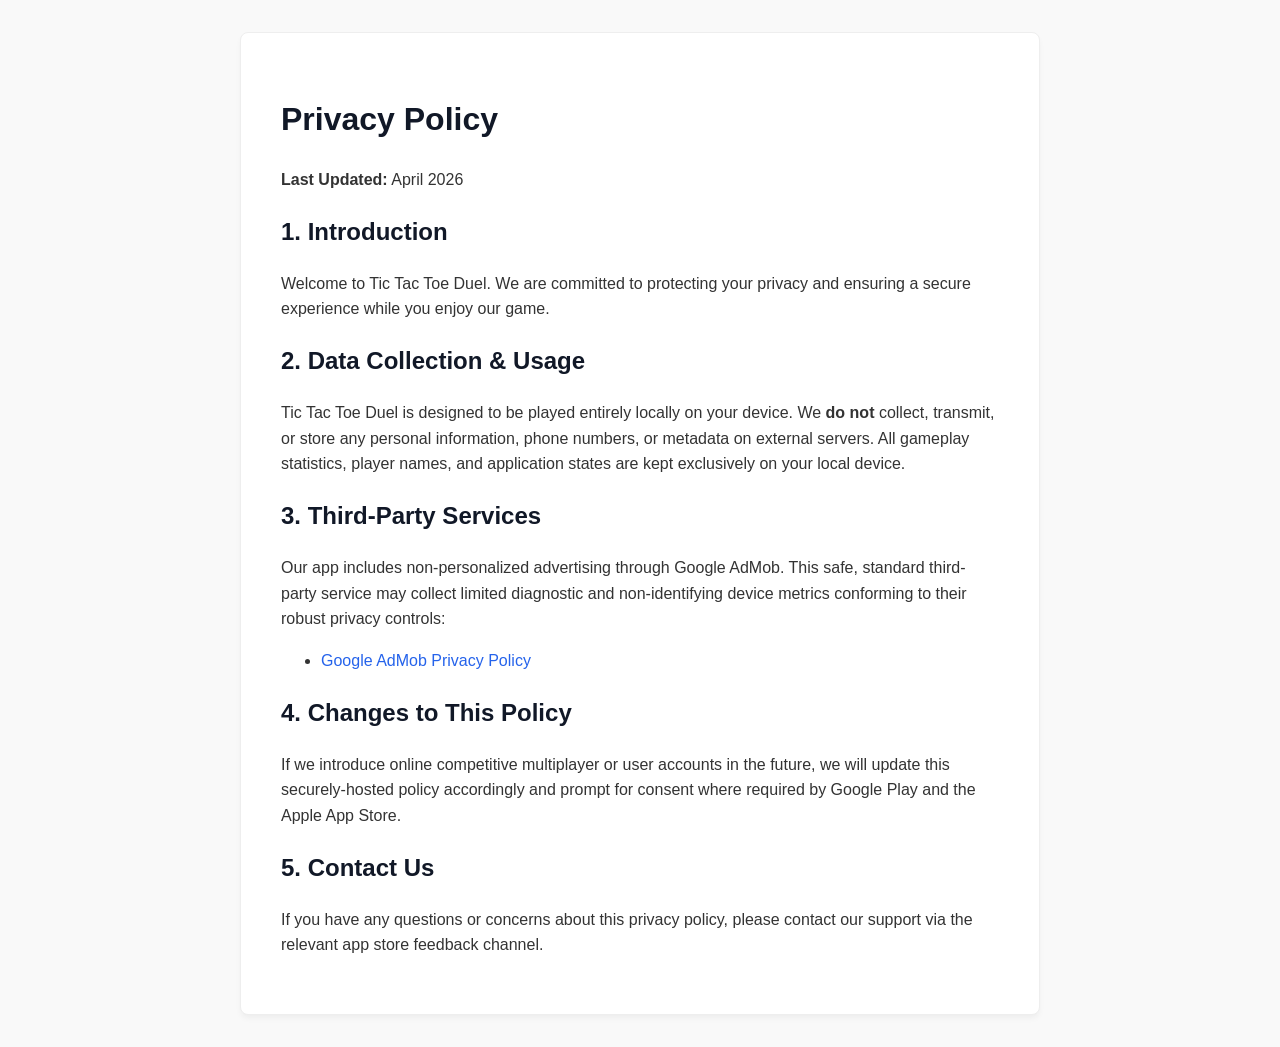
<file: index.html>
<!DOCTYPE html>
<html lang="en">
<head>
    <meta charset="UTF-8">
    <meta name="viewport" content="width=device-width, initial-scale=1.0">
    <title>Privacy Policy - Tic Tac Toe Duel</title>
    <style>
        body { font-family: -apple-system, BlinkMacSystemFont, "Segoe UI", Roboto, "Helvetica Neue", Arial, sans-serif; line-height: 1.6; max-width: 800px; margin: 0 auto; padding: 2rem; color: #333; background-color: #f9f9f9; }
        h1, h2 { color: #111827; }
        .container { background: #fff; padding: 2.5rem; border-radius: 8px; box-shadow: 0 4px 6px -1px rgba(0, 0, 0, 0.05); border: 1px solid #eee; }
        a { color: #2563eb; text-decoration: none; }
        a:hover { text-decoration: underline; }
    </style>
</head>
<body>
    <div class="container">
        <h1>Privacy Policy</h1>
        <p><strong>Last Updated:</strong> April 2026</p>
        
        <h2>1. Introduction</h2>
        <p>Welcome to Tic Tac Toe Duel. We are committed to protecting your privacy and ensuring a secure experience while you enjoy our game.</p>

        <h2>2. Data Collection & Usage</h2>
        <p>Tic Tac Toe Duel is designed to be played entirely locally on your device. We <strong>do not</strong> collect, transmit, or store any personal information, phone numbers, or metadata on external servers. All gameplay statistics, player names, and application states are kept exclusively on your local device.</p>

        <h2>3. Third-Party Services</h2>
        <p>Our app includes non-personalized advertising through Google AdMob. This safe, standard third-party service may collect limited diagnostic and non-identifying device metrics conforming to their robust privacy controls:</p>
        <ul>
            <li><a href="https://policies.google.com/privacy" target="_blank">Google AdMob Privacy Policy</a></li>
        </ul>

        <h2>4. Changes to This Policy</h2>
        <p>If we introduce online competitive multiplayer or user accounts in the future, we will update this securely-hosted policy accordingly and prompt for consent where required by Google Play and the Apple App Store.</p>

        <h2>5. Contact Us</h2>
        <p>If you have any questions or concerns about this privacy policy, please contact our support via the relevant app store feedback channel.</p>
    </div>
</body>
</html>
</file>
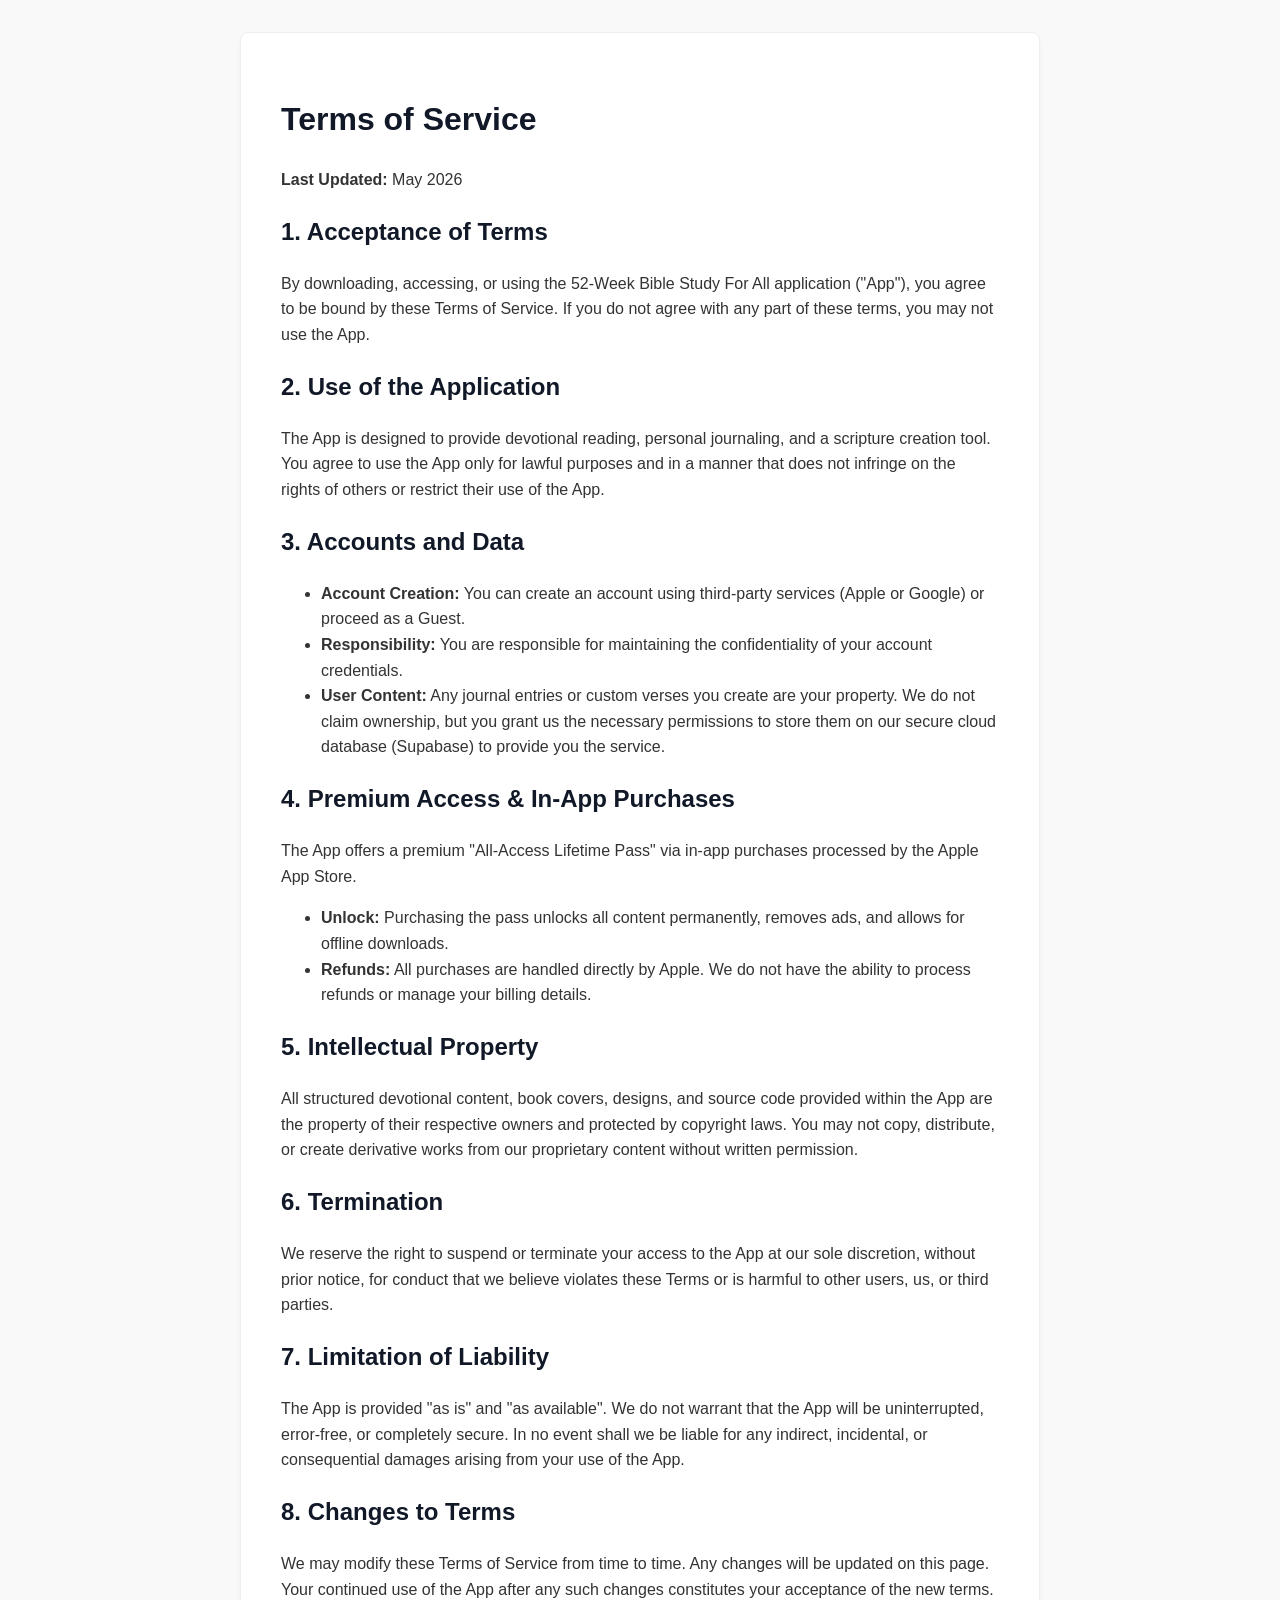
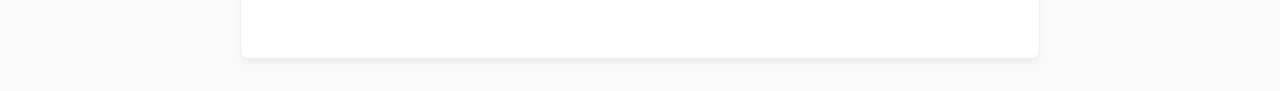
<file: 52-week-bible-study-terms-services.html>
<!DOCTYPE html>
<html lang="en">
<head>
    <meta charset="UTF-8">
    <meta name="viewport" content="width=device-width, initial-scale=1.0">
    <title>Terms of Service - 52-Week Bible Study For All</title>
    <style>
        body { font-family: -apple-system, BlinkMacSystemFont, "Segoe UI", Roboto, "Helvetica Neue", Arial, sans-serif; line-height: 1.6; max-width: 800px; margin: 0 auto; padding: 2rem; color: #333; background-color: #f9f9f9; }
        h1, h2 { color: #111827; }
        .container { background: #fff; padding: 2.5rem; border-radius: 8px; box-shadow: 0 4px 6px -1px rgba(0, 0, 0, 0.05); border: 1px solid #eee; }
        a { color: #2563eb; text-decoration: none; }
        a:hover { text-decoration: underline; }
    </style>
</head>
<body>
    <div class="container">
        <h1>Terms of Service</h1>
        <p><strong>Last Updated:</strong> May 2026</p>
        
        <h2>1. Acceptance of Terms</h2>
        <p>By downloading, accessing, or using the 52-Week Bible Study For All application ("App"), you agree to be bound by these Terms of Service. If you do not agree with any part of these terms, you may not use the App.</p>

        <h2>2. Use of the Application</h2>
        <p>The App is designed to provide devotional reading, personal journaling, and a scripture creation tool. You agree to use the App only for lawful purposes and in a manner that does not infringe on the rights of others or restrict their use of the App.</p>

        <h2>3. Accounts and Data</h2>
        <ul>
            <li><strong>Account Creation:</strong> You can create an account using third-party services (Apple or Google) or proceed as a Guest.</li>
            <li><strong>Responsibility:</strong> You are responsible for maintaining the confidentiality of your account credentials.</li>
            <li><strong>User Content:</strong> Any journal entries or custom verses you create are your property. We do not claim ownership, but you grant us the necessary permissions to store them on our secure cloud database (Supabase) to provide you the service.</li>
        </ul>

        <h2>4. Premium Access & In-App Purchases</h2>
        <p>The App offers a premium "All-Access Lifetime Pass" via in-app purchases processed by the Apple App Store.</p>
        <ul>
            <li><strong>Unlock:</strong> Purchasing the pass unlocks all content permanently, removes ads, and allows for offline downloads.</li>
            <li><strong>Refunds:</strong> All purchases are handled directly by Apple. We do not have the ability to process refunds or manage your billing details.</li>
        </ul>

        <h2>5. Intellectual Property</h2>
        <p>All structured devotional content, book covers, designs, and source code provided within the App are the property of their respective owners and protected by copyright laws. You may not copy, distribute, or create derivative works from our proprietary content without written permission.</p>

        <h2>6. Termination</h2>
        <p>We reserve the right to suspend or terminate your access to the App at our sole discretion, without prior notice, for conduct that we believe violates these Terms or is harmful to other users, us, or third parties.</p>

        <h2>7. Limitation of Liability</h2>
        <p>The App is provided "as is" and "as available". We do not warrant that the App will be uninterrupted, error-free, or completely secure. In no event shall we be liable for any indirect, incidental, or consequential damages arising from your use of the App.</p>

        <h2>8. Changes to Terms</h2>
        <p>We may modify these Terms of Service from time to time. Any changes will be updated on this page. Your continued use of the App after any such changes constitutes your acceptance of the new terms.</p>
    </div>
</body>
</html>
</file>
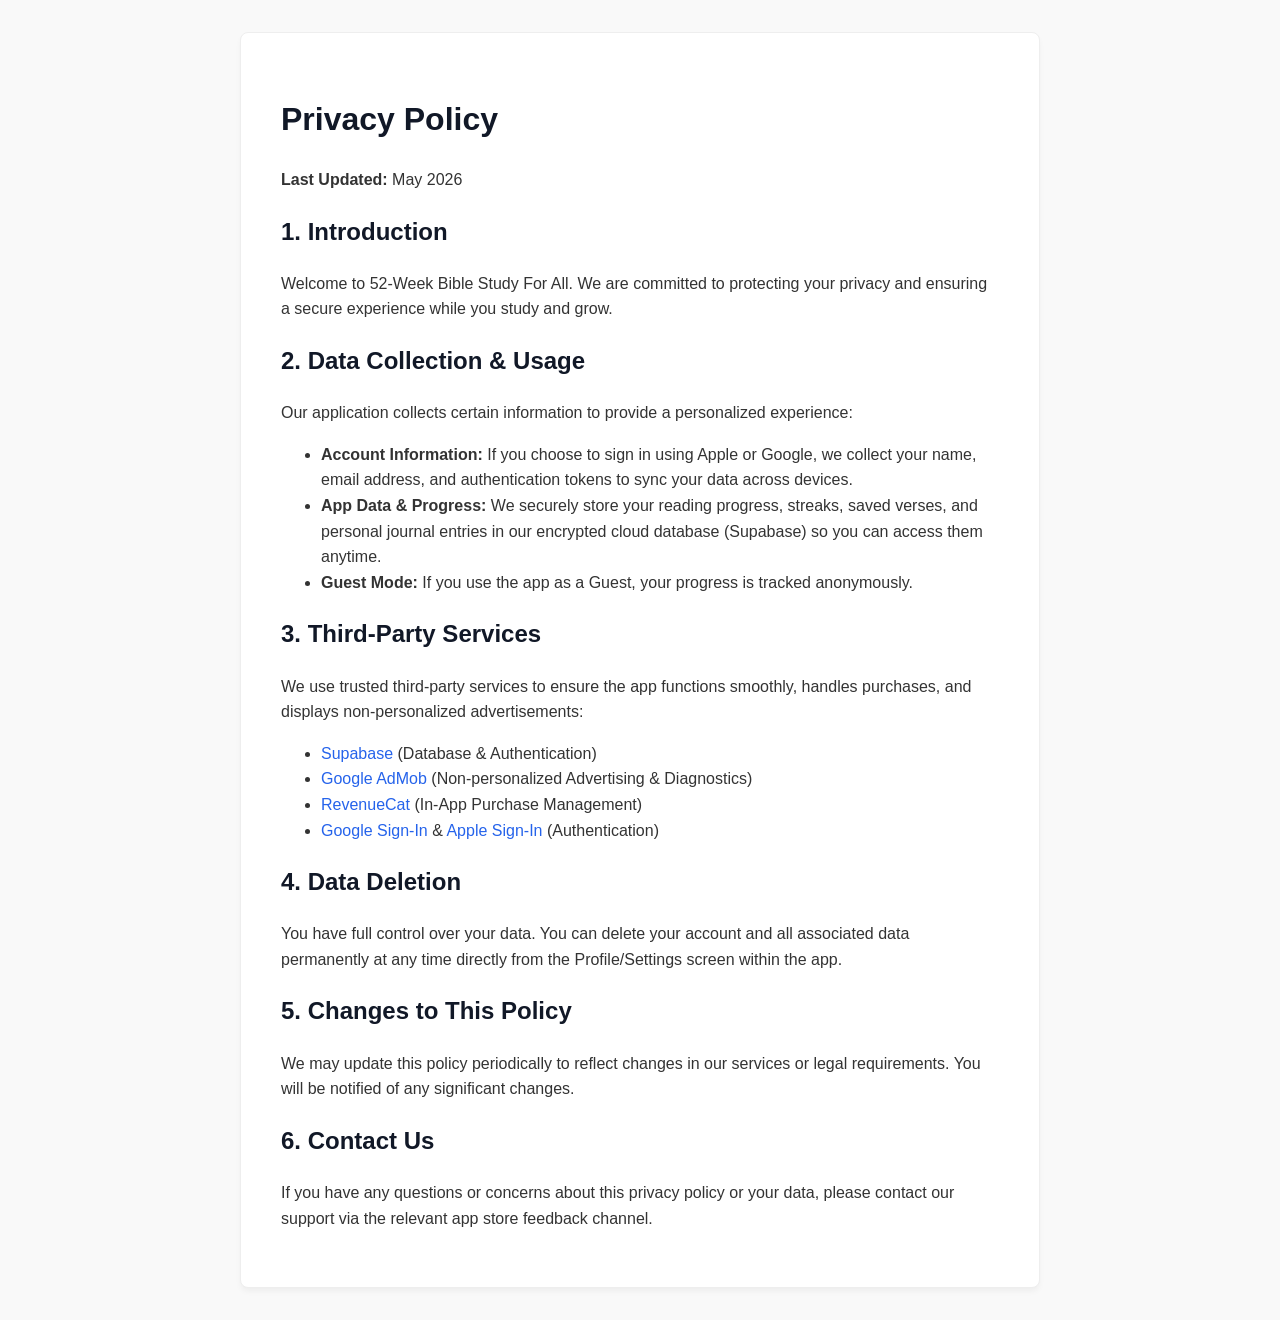
<file: 52-week-bible-study.html>
<!DOCTYPE html>
<html lang="en">
<head>
    <meta charset="UTF-8">
    <meta name="viewport" content="width=device-width, initial-scale=1.0">
    <title>Privacy Policy - 52-Week Bible Study For All</title>
    <style>
        body { font-family: -apple-system, BlinkMacSystemFont, "Segoe UI", Roboto, "Helvetica Neue", Arial, sans-serif; line-height: 1.6; max-width: 800px; margin: 0 auto; padding: 2rem; color: #333; background-color: #f9f9f9; }
        h1, h2 { color: #111827; }
        .container { background: #fff; padding: 2.5rem; border-radius: 8px; box-shadow: 0 4px 6px -1px rgba(0, 0, 0, 0.05); border: 1px solid #eee; }
        a { color: #2563eb; text-decoration: none; }
        a:hover { text-decoration: underline; }
    </style>
</head>
<body>
    <div class="container">
        <h1>Privacy Policy</h1>
        <p><strong>Last Updated:</strong> May 2026</p>
        
        <h2>1. Introduction</h2>
        <p>Welcome to 52-Week Bible Study For All. We are committed to protecting your privacy and ensuring a secure experience while you study and grow.</p>

        <h2>2. Data Collection & Usage</h2>
        <p>Our application collects certain information to provide a personalized experience:</p>
        <ul>
            <li><strong>Account Information:</strong> If you choose to sign in using Apple or Google, we collect your name, email address, and authentication tokens to sync your data across devices.</li>
            <li><strong>App Data & Progress:</strong> We securely store your reading progress, streaks, saved verses, and personal journal entries in our encrypted cloud database (Supabase) so you can access them anytime.</li>
            <li><strong>Guest Mode:</strong> If you use the app as a Guest, your progress is tracked anonymously.</li>
        </ul>

        <h2>3. Third-Party Services</h2>
        <p>We use trusted third-party services to ensure the app functions smoothly, handles purchases, and displays non-personalized advertisements:</p>
        <ul>
            <li><a href="https://supabase.com/privacy" target="_blank">Supabase</a> (Database & Authentication)</li>
            <li><a href="https://policies.google.com/privacy" target="_blank">Google AdMob</a> (Non-personalized Advertising & Diagnostics)</li>
            <li><a href="https://www.revenuecat.com/privacy" target="_blank">RevenueCat</a> (In-App Purchase Management)</li>
            <li><a href="https://policies.google.com/privacy" target="_blank">Google Sign-In</a> & <a href="https://www.apple.com/legal/privacy/" target="_blank">Apple Sign-In</a> (Authentication)</li>
        </ul>

        <h2>4. Data Deletion</h2>
        <p>You have full control over your data. You can delete your account and all associated data permanently at any time directly from the Profile/Settings screen within the app.</p>

        <h2>5. Changes to This Policy</h2>
        <p>We may update this policy periodically to reflect changes in our services or legal requirements. You will be notified of any significant changes.</p>

        <h2>6. Contact Us</h2>
        <p>If you have any questions or concerns about this privacy policy or your data, please contact our support via the relevant app store feedback channel.</p>
    </div>
</body>
</html>
</file>
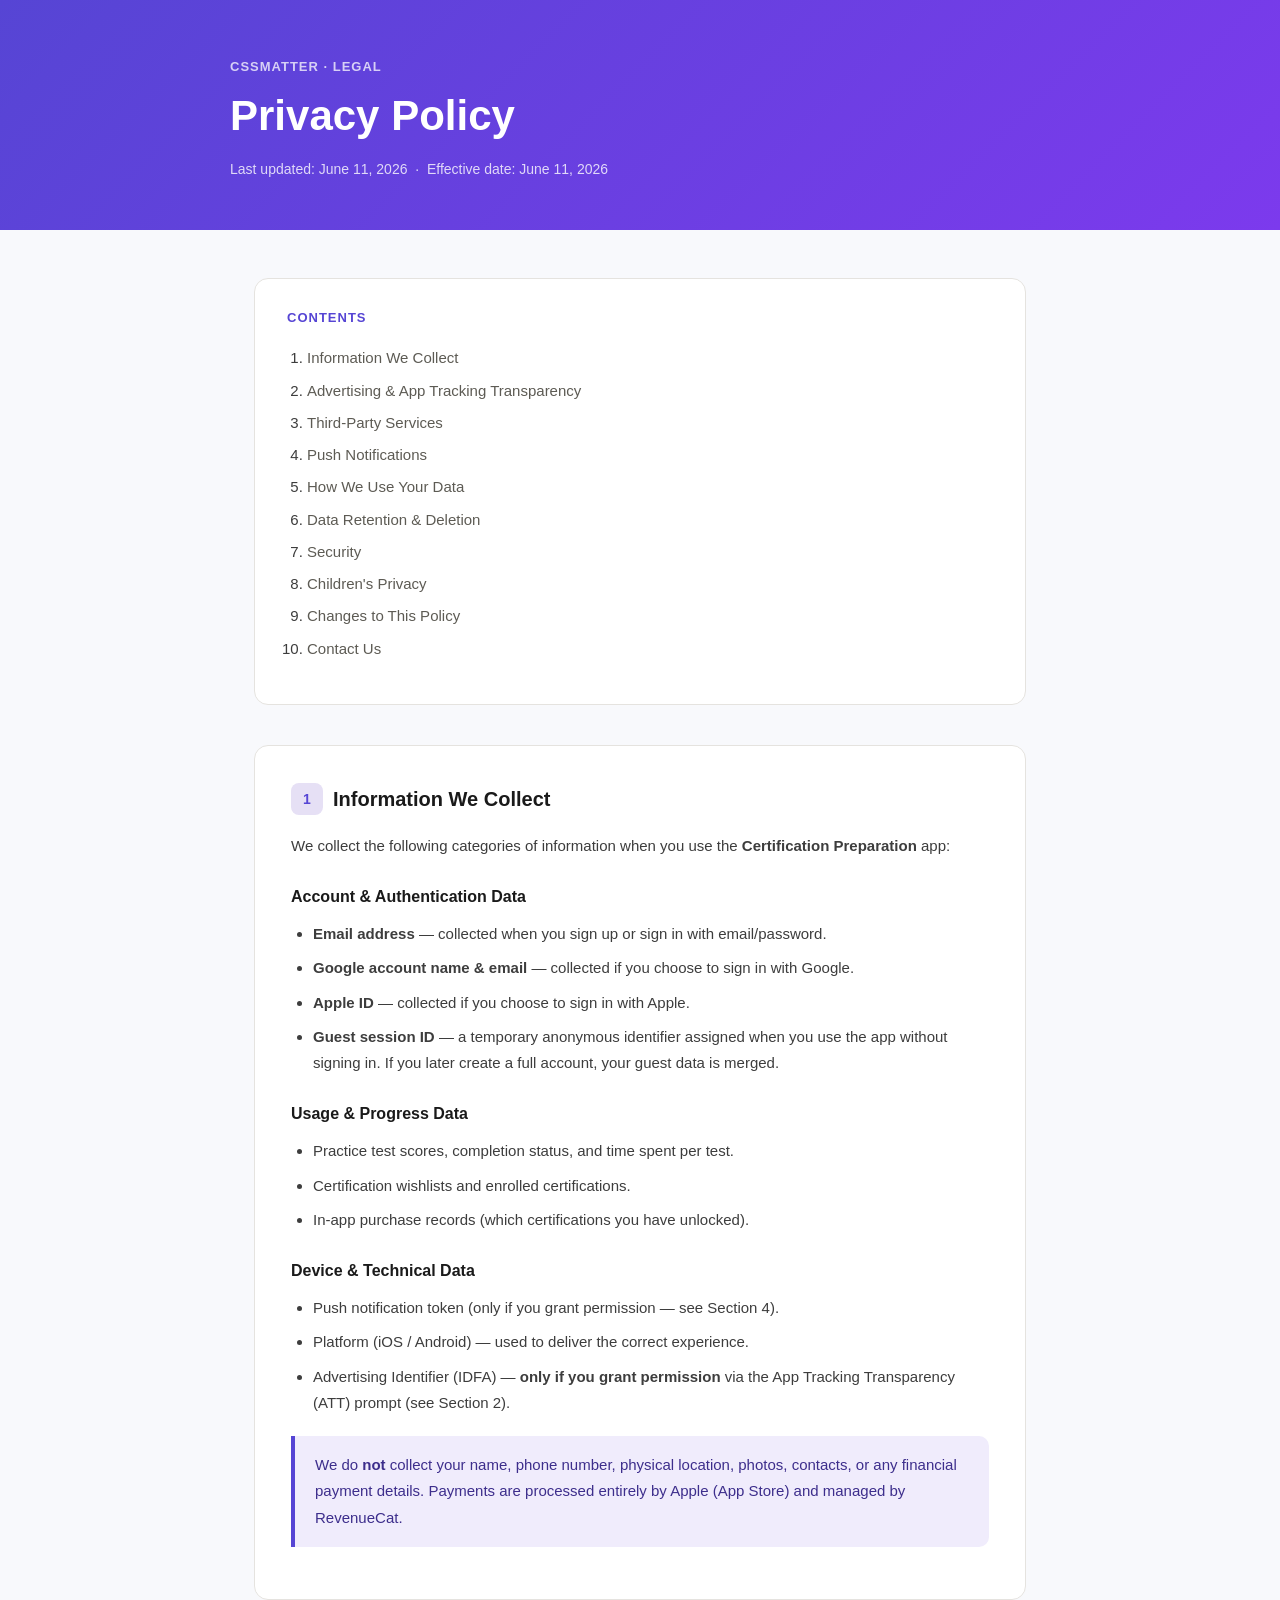
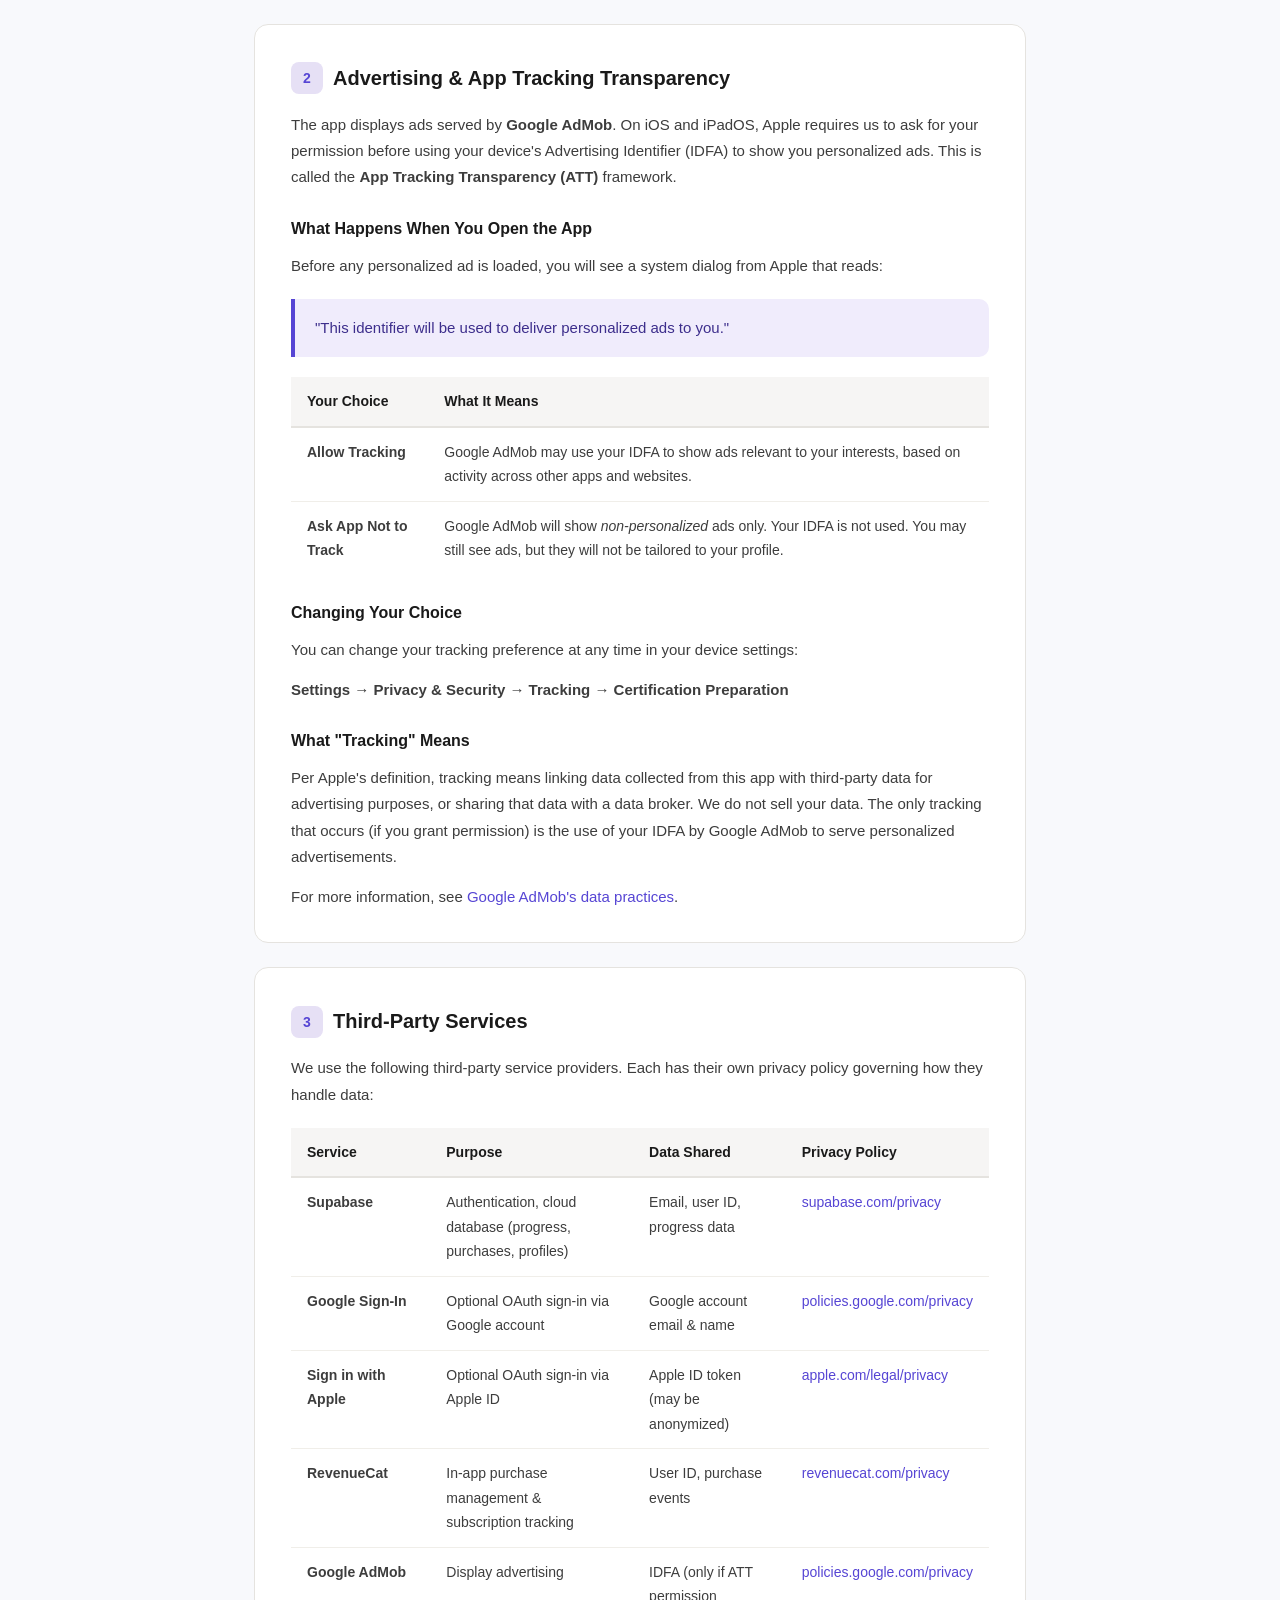
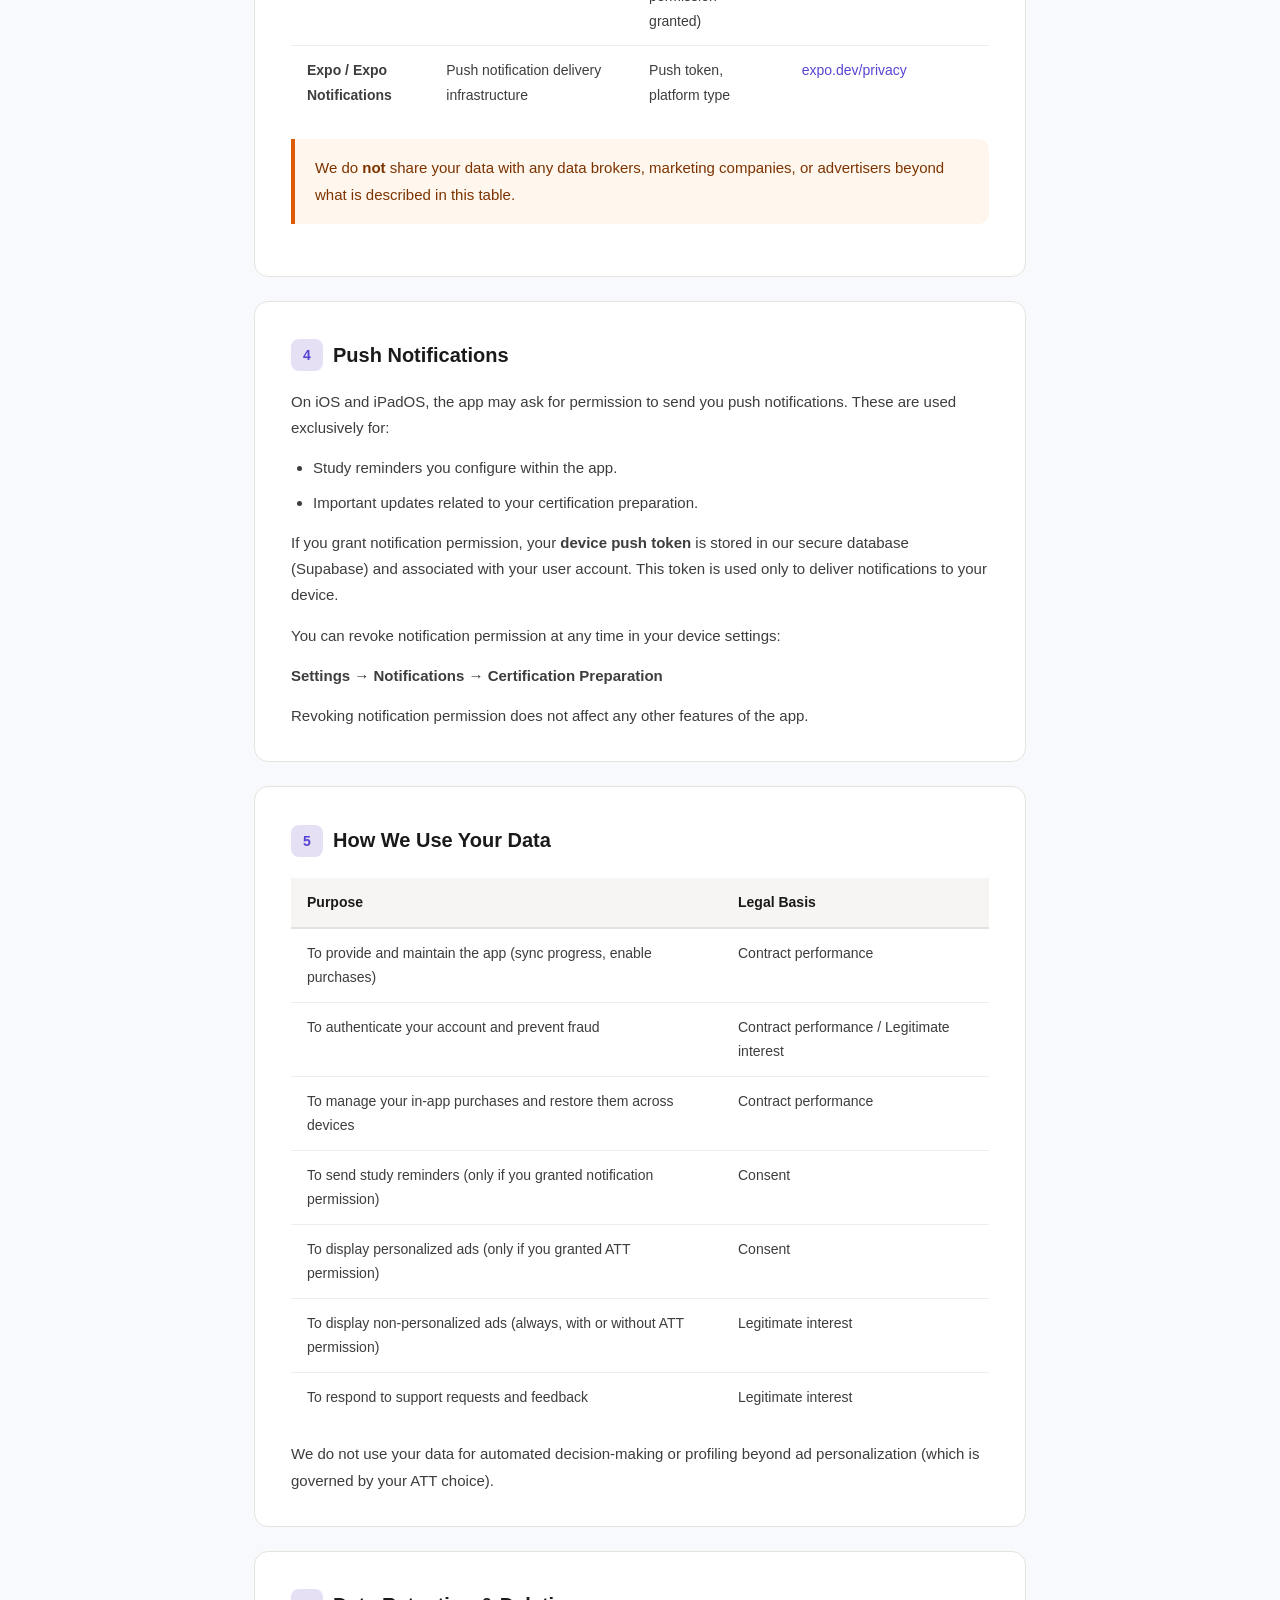
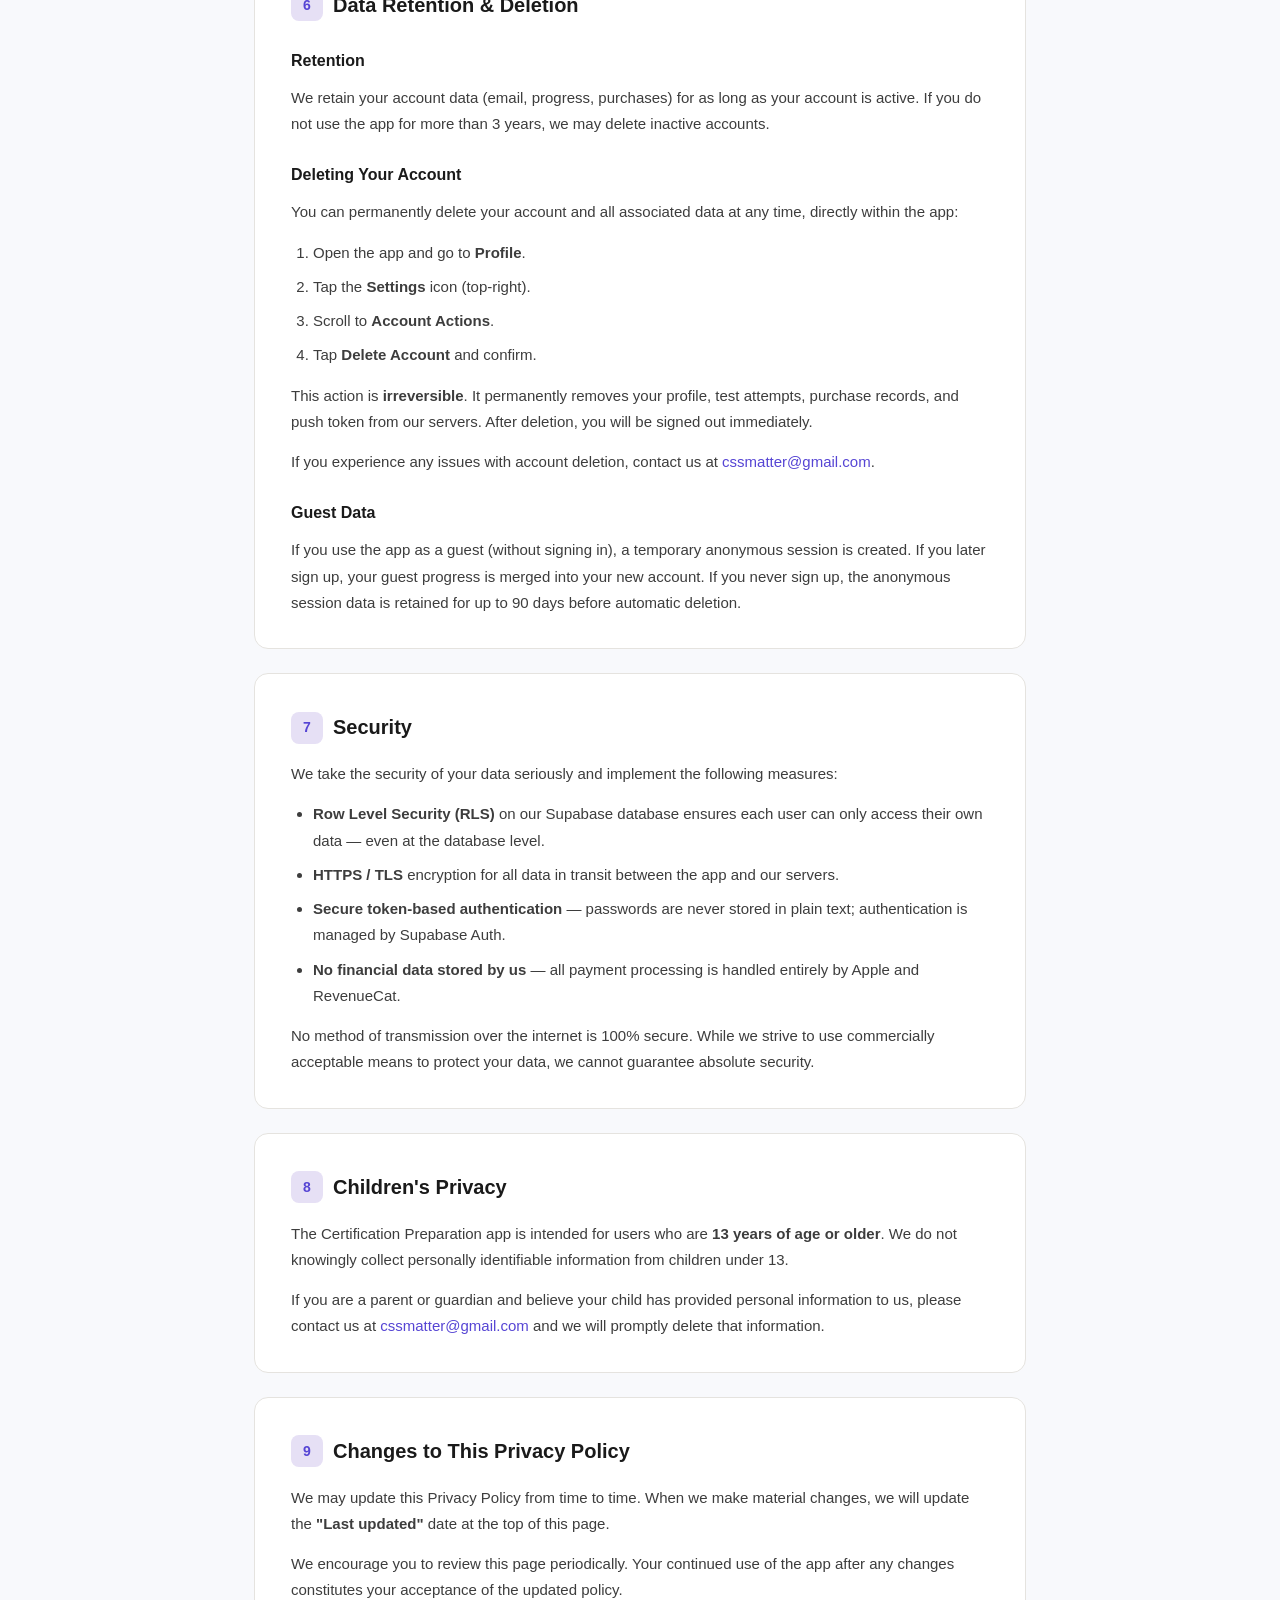
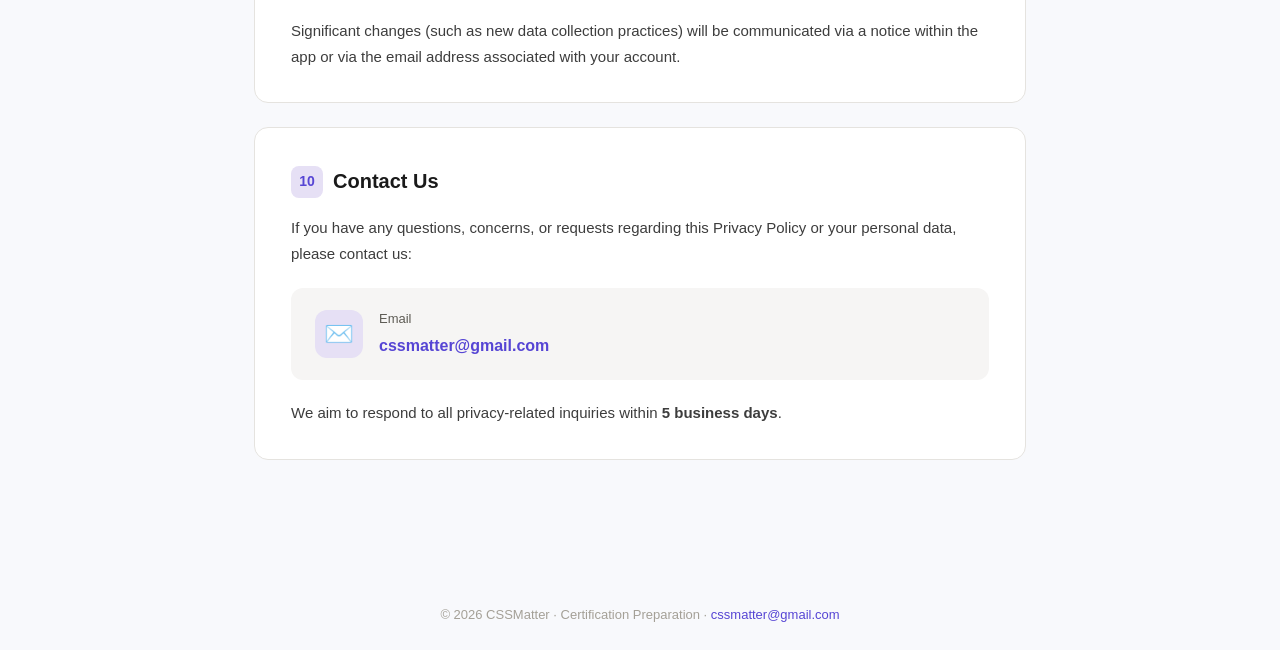
<file: certification-policy.html>
<!DOCTYPE html>
<html lang="en">
<head>
    <meta charset="UTF-8">
    <meta name="viewport" content="width=device-width, initial-scale=1.0">
    <title>Privacy Policy - Certification Preparation</title>
    <meta name="description" content="Privacy Policy for the Certification Preparation mobile application by CSSMatter.">
    <style>
        *, *::before, *::after { box-sizing: border-box; margin: 0; padding: 0; }

        body {
            font-family: -apple-system, BlinkMacSystemFont, "Segoe UI", Roboto, Helvetica, Arial, sans-serif;
            line-height: 1.75;
            color: #1a1a2e;
            background: #f8f9fc;
        }

        .page-wrap {
            max-width: 820px;
            margin: 0 auto;
            padding: 0 24px 80px;
        }

        header {
            background: linear-gradient(135deg, #5645d4 0%, #7c3aed 100%);
            color: #fff;
            padding: 56px 24px 48px;
            margin-bottom: 48px;
        }

        header .inner {
            max-width: 820px;
            margin: 0 auto;
        }

        header .eyebrow {
            font-size: 13px;
            font-weight: 600;
            letter-spacing: 1px;
            text-transform: uppercase;
            opacity: 0.75;
            margin-bottom: 12px;
        }

        header h1 {
            font-size: clamp(28px, 5vw, 42px);
            font-weight: 800;
            line-height: 1.2;
            margin-bottom: 16px;
        }

        header .meta {
            font-size: 14px;
            opacity: 0.8;
        }

        .toc {
            background: #fff;
            border: 1px solid #e5e3df;
            border-radius: 14px;
            padding: 28px 32px;
            margin-bottom: 40px;
        }

        .toc h2 {
            font-size: 13px;
            font-weight: 700;
            letter-spacing: 1px;
            text-transform: uppercase;
            color: #5645d4;
            margin-bottom: 16px;
        }

        .toc ol {
            padding-left: 20px;
        }

        .toc li {
            margin-bottom: 6px;
        }

        .toc a {
            color: #5d5b54;
            text-decoration: none;
            font-size: 15px;
        }

        .toc a:hover {
            color: #5645d4;
            text-decoration: underline;
        }

        section {
            background: #fff;
            border: 1px solid #e5e3df;
            border-radius: 14px;
            padding: 36px 36px 32px;
            margin-bottom: 24px;
            scroll-margin-top: 24px;
        }

        section h2 {
            font-size: 20px;
            font-weight: 800;
            color: #1a1a1a;
            margin-bottom: 16px;
            display: flex;
            align-items: center;
            gap: 10px;
        }

        section h2 .num {
            display: inline-flex;
            align-items: center;
            justify-content: center;
            width: 32px;
            height: 32px;
            border-radius: 8px;
            background: #e6e0f5;
            color: #5645d4;
            font-size: 14px;
            font-weight: 800;
            flex-shrink: 0;
        }

        section h3 {
            font-size: 16px;
            font-weight: 700;
            color: #1a1a1a;
            margin: 24px 0 10px;
        }

        section p {
            color: #3d3d3d;
            font-size: 15px;
            margin-bottom: 14px;
        }

        section p:last-child {
            margin-bottom: 0;
        }

        ul, ol {
            padding-left: 22px;
            margin-bottom: 14px;
        }

        li {
            color: #3d3d3d;
            font-size: 15px;
            margin-bottom: 8px;
        }

        .highlight-box {
            background: #f0ecfc;
            border-left: 4px solid #5645d4;
            border-radius: 0 10px 10px 0;
            padding: 16px 20px;
            margin: 20px 0;
        }

        .highlight-box p {
            margin: 0;
            color: #3d2e8c;
            font-weight: 500;
        }

        .warning-box {
            background: #fff7ed;
            border-left: 4px solid #dd5b00;
            border-radius: 0 10px 10px 0;
            padding: 16px 20px;
            margin: 20px 0;
        }

        .warning-box p {
            margin: 0;
            color: #7c3300;
            font-weight: 500;
        }

        table {
            width: 100%;
            border-collapse: collapse;
            margin: 20px 0;
            font-size: 14px;
        }

        th {
            background: #f6f5f4;
            text-align: left;
            padding: 12px 16px;
            font-weight: 700;
            color: #1a1a1a;
            border-bottom: 2px solid #e5e3df;
        }

        td {
            padding: 12px 16px;
            border-bottom: 1px solid #f0eee9;
            color: #3d3d3d;
            vertical-align: top;
        }

        tr:last-child td {
            border-bottom: none;
        }

        a {
            color: #5645d4;
            text-decoration: none;
        }

        a:hover {
            text-decoration: underline;
        }

        .contact-card {
            display: flex;
            align-items: center;
            gap: 16px;
            background: #f6f5f4;
            border-radius: 12px;
            padding: 20px 24px;
            margin-top: 20px;
        }

        .contact-card .icon {
            width: 48px;
            height: 48px;
            border-radius: 12px;
            background: #e6e0f5;
            display: flex;
            align-items: center;
            justify-content: center;
            font-size: 24px;
            flex-shrink: 0;
        }

        .contact-card .label {
            font-size: 13px;
            color: #5d5b54;
            margin-bottom: 2px;
        }

        .contact-card .value a {
            font-size: 16px;
            font-weight: 700;
        }

        footer {
            text-align: center;
            padding: 40px 24px 24px;
            color: #a4a097;
            font-size: 13px;
        }

        @media (max-width: 600px) {
            section { padding: 24px 20px; }
            .toc { padding: 20px; }
            header { padding: 36px 20px 32px; }
        }
    </style>
</head>
<body>

<header>
    <div class="inner">
        <p class="eyebrow">CSSMatter · Legal</p>
        <h1>Privacy Policy</h1>
        <p class="meta">Last updated: June 11, 2026 &nbsp;·&nbsp; Effective date: June 11, 2026</p>
    </div>
</header>

<div class="page-wrap">

    <div class="toc">
        <h2>Contents</h2>
        <ol>
            <li><a href="#s1">Information We Collect</a></li>
            <li><a href="#s2">Advertising &amp; App Tracking Transparency</a></li>
            <li><a href="#s3">Third-Party Services</a></li>
            <li><a href="#s4">Push Notifications</a></li>
            <li><a href="#s5">How We Use Your Data</a></li>
            <li><a href="#s6">Data Retention &amp; Deletion</a></li>
            <li><a href="#s7">Security</a></li>
            <li><a href="#s8">Children's Privacy</a></li>
            <li><a href="#s9">Changes to This Policy</a></li>
            <li><a href="#s10">Contact Us</a></li>
        </ol>
    </div>

    <section id="s1">
        <h2><span class="num">1</span> Information We Collect</h2>

        <p>We collect the following categories of information when you use the <strong>Certification Preparation</strong> app:</p>

        <h3>Account &amp; Authentication Data</h3>
        <ul>
            <li><strong>Email address</strong> — collected when you sign up or sign in with email/password.</li>
            <li><strong>Google account name &amp; email</strong> — collected if you choose to sign in with Google.</li>
            <li><strong>Apple ID</strong> — collected if you choose to sign in with Apple.</li>
            <li><strong>Guest session ID</strong> — a temporary anonymous identifier assigned when you use the app without signing in. If you later create a full account, your guest data is merged.</li>
        </ul>

        <h3>Usage &amp; Progress Data</h3>
        <ul>
            <li>Practice test scores, completion status, and time spent per test.</li>
            <li>Certification wishlists and enrolled certifications.</li>
            <li>In-app purchase records (which certifications you have unlocked).</li>
        </ul>

        <h3>Device &amp; Technical Data</h3>
        <ul>
            <li>Push notification token (only if you grant permission — see Section 4).</li>
            <li>Platform (iOS / Android) — used to deliver the correct experience.</li>
            <li>Advertising Identifier (IDFA) — <strong>only if you grant permission</strong> via the App Tracking Transparency (ATT) prompt (see Section 2).</li>
        </ul>

        <div class="highlight-box">
            <p>We do <strong>not</strong> collect your name, phone number, physical location, photos, contacts, or any financial payment details. Payments are processed entirely by Apple (App Store) and managed by RevenueCat.</p>
        </div>
    </section>

    <section id="s2">
        <h2><span class="num">2</span> Advertising &amp; App Tracking Transparency</h2>

        <p>The app displays ads served by <strong>Google AdMob</strong>. On iOS and iPadOS, Apple requires us to ask for your permission before using your device's Advertising Identifier (IDFA) to show you personalized ads. This is called the <strong>App Tracking Transparency (ATT)</strong> framework.</p>

        <h3>What Happens When You Open the App</h3>
        <p>Before any personalized ad is loaded, you will see a system dialog from Apple that reads:</p>

        <div class="highlight-box">
            <p>"This identifier will be used to deliver personalized ads to you."</p>
        </div>

        <table>
            <thead>
                <tr>
                    <th>Your Choice</th>
                    <th>What It Means</th>
                </tr>
            </thead>
            <tbody>
                <tr>
                    <td><strong>Allow Tracking</strong></td>
                    <td>Google AdMob may use your IDFA to show ads relevant to your interests, based on activity across other apps and websites.</td>
                </tr>
                <tr>
                    <td><strong>Ask App Not to Track</strong></td>
                    <td>Google AdMob will show <em>non-personalized</em> ads only. Your IDFA is not used. You may still see ads, but they will not be tailored to your profile.</td>
                </tr>
            </tbody>
        </table>

        <h3>Changing Your Choice</h3>
        <p>You can change your tracking preference at any time in your device settings:</p>
        <p><strong>Settings → Privacy &amp; Security → Tracking → Certification Preparation</strong></p>

        <h3>What "Tracking" Means</h3>
        <p>Per Apple's definition, tracking means linking data collected from this app with third-party data for advertising purposes, or sharing that data with a data broker. We do not sell your data. The only tracking that occurs (if you grant permission) is the use of your IDFA by Google AdMob to serve personalized advertisements.</p>

        <p>For more information, see <a href="https://support.google.com/admob/answer/6128543" target="_blank" rel="noopener">Google AdMob's data practices</a>.</p>
    </section>

    <section id="s3">
        <h2><span class="num">3</span> Third-Party Services</h2>

        <p>We use the following third-party service providers. Each has their own privacy policy governing how they handle data:</p>

        <table>
            <thead>
                <tr>
                    <th>Service</th>
                    <th>Purpose</th>
                    <th>Data Shared</th>
                    <th>Privacy Policy</th>
                </tr>
            </thead>
            <tbody>
                <tr>
                    <td><strong>Supabase</strong></td>
                    <td>Authentication, cloud database (progress, purchases, profiles)</td>
                    <td>Email, user ID, progress data</td>
                    <td><a href="https://supabase.com/privacy" target="_blank" rel="noopener">supabase.com/privacy</a></td>
                </tr>
                <tr>
                    <td><strong>Google Sign-In</strong></td>
                    <td>Optional OAuth sign-in via Google account</td>
                    <td>Google account email &amp; name</td>
                    <td><a href="https://policies.google.com/privacy" target="_blank" rel="noopener">policies.google.com/privacy</a></td>
                </tr>
                <tr>
                    <td><strong>Sign in with Apple</strong></td>
                    <td>Optional OAuth sign-in via Apple ID</td>
                    <td>Apple ID token (may be anonymized)</td>
                    <td><a href="https://www.apple.com/legal/privacy/" target="_blank" rel="noopener">apple.com/legal/privacy</a></td>
                </tr>
                <tr>
                    <td><strong>RevenueCat</strong></td>
                    <td>In-app purchase management &amp; subscription tracking</td>
                    <td>User ID, purchase events</td>
                    <td><a href="https://www.revenuecat.com/privacy" target="_blank" rel="noopener">revenuecat.com/privacy</a></td>
                </tr>
                <tr>
                    <td><strong>Google AdMob</strong></td>
                    <td>Display advertising</td>
                    <td>IDFA (only if ATT permission granted)</td>
                    <td><a href="https://policies.google.com/privacy" target="_blank" rel="noopener">policies.google.com/privacy</a></td>
                </tr>
                <tr>
                    <td><strong>Expo / Expo Notifications</strong></td>
                    <td>Push notification delivery infrastructure</td>
                    <td>Push token, platform type</td>
                    <td><a href="https://expo.dev/privacy" target="_blank" rel="noopener">expo.dev/privacy</a></td>
                </tr>
            </tbody>
        </table>

        <div class="warning-box">
            <p>We do <strong>not</strong> share your data with any data brokers, marketing companies, or advertisers beyond what is described in this table.</p>
        </div>
    </section>

    <section id="s4">
        <h2><span class="num">4</span> Push Notifications</h2>

        <p>On iOS and iPadOS, the app may ask for permission to send you push notifications. These are used exclusively for:</p>
        <ul>
            <li>Study reminders you configure within the app.</li>
            <li>Important updates related to your certification preparation.</li>
        </ul>

        <p>If you grant notification permission, your <strong>device push token</strong> is stored in our secure database (Supabase) and associated with your user account. This token is used only to deliver notifications to your device.</p>

        <p>You can revoke notification permission at any time in your device settings:</p>
        <p><strong>Settings → Notifications → Certification Preparation</strong></p>

        <p>Revoking notification permission does not affect any other features of the app.</p>
    </section>

    <section id="s5">
        <h2><span class="num">5</span> How We Use Your Data</h2>

        <table>
            <thead>
                <tr>
                    <th>Purpose</th>
                    <th>Legal Basis</th>
                </tr>
            </thead>
            <tbody>
                <tr>
                    <td>To provide and maintain the app (sync progress, enable purchases)</td>
                    <td>Contract performance</td>
                </tr>
                <tr>
                    <td>To authenticate your account and prevent fraud</td>
                    <td>Contract performance / Legitimate interest</td>
                </tr>
                <tr>
                    <td>To manage your in-app purchases and restore them across devices</td>
                    <td>Contract performance</td>
                </tr>
                <tr>
                    <td>To send study reminders (only if you granted notification permission)</td>
                    <td>Consent</td>
                </tr>
                <tr>
                    <td>To display personalized ads (only if you granted ATT permission)</td>
                    <td>Consent</td>
                </tr>
                <tr>
                    <td>To display non-personalized ads (always, with or without ATT permission)</td>
                    <td>Legitimate interest</td>
                </tr>
                <tr>
                    <td>To respond to support requests and feedback</td>
                    <td>Legitimate interest</td>
                </tr>
            </tbody>
        </table>

        <p>We do not use your data for automated decision-making or profiling beyond ad personalization (which is governed by your ATT choice).</p>
    </section>

    <section id="s6">
        <h2><span class="num">6</span> Data Retention &amp; Deletion</h2>

        <h3>Retention</h3>
        <p>We retain your account data (email, progress, purchases) for as long as your account is active. If you do not use the app for more than 3 years, we may delete inactive accounts.</p>

        <h3>Deleting Your Account</h3>
        <p>You can permanently delete your account and all associated data at any time, directly within the app:</p>
        <ol>
            <li>Open the app and go to <strong>Profile</strong>.</li>
            <li>Tap the <strong>Settings</strong> icon (top-right).</li>
            <li>Scroll to <strong>Account Actions</strong>.</li>
            <li>Tap <strong>Delete Account</strong> and confirm.</li>
        </ol>

        <p>This action is <strong>irreversible</strong>. It permanently removes your profile, test attempts, purchase records, and push token from our servers. After deletion, you will be signed out immediately.</p>

        <p>If you experience any issues with account deletion, contact us at <a href="mailto:cssmatter@gmail.com">cssmatter@gmail.com</a>.</p>

        <h3>Guest Data</h3>
        <p>If you use the app as a guest (without signing in), a temporary anonymous session is created. If you later sign up, your guest progress is merged into your new account. If you never sign up, the anonymous session data is retained for up to 90 days before automatic deletion.</p>
    </section>

    <section id="s7">
        <h2><span class="num">7</span> Security</h2>

        <p>We take the security of your data seriously and implement the following measures:</p>
        <ul>
            <li><strong>Row Level Security (RLS)</strong> on our Supabase database ensures each user can only access their own data — even at the database level.</li>
            <li><strong>HTTPS / TLS</strong> encryption for all data in transit between the app and our servers.</li>
            <li><strong>Secure token-based authentication</strong> — passwords are never stored in plain text; authentication is managed by Supabase Auth.</li>
            <li><strong>No financial data stored by us</strong> — all payment processing is handled entirely by Apple and RevenueCat.</li>
        </ul>

        <p>No method of transmission over the internet is 100% secure. While we strive to use commercially acceptable means to protect your data, we cannot guarantee absolute security.</p>
    </section>

    <section id="s8">
        <h2><span class="num">8</span> Children's Privacy</h2>

        <p>The Certification Preparation app is intended for users who are <strong>13 years of age or older</strong>. We do not knowingly collect personally identifiable information from children under 13.</p>

        <p>If you are a parent or guardian and believe your child has provided personal information to us, please contact us at <a href="mailto:cssmatter@gmail.com">cssmatter@gmail.com</a> and we will promptly delete that information.</p>
    </section>

    <section id="s9">
        <h2><span class="num">9</span> Changes to This Privacy Policy</h2>

        <p>We may update this Privacy Policy from time to time. When we make material changes, we will update the <strong>"Last updated"</strong> date at the top of this page.</p>

        <p>We encourage you to review this page periodically. Your continued use of the app after any changes constitutes your acceptance of the updated policy.</p>

        <p>Significant changes (such as new data collection practices) will be communicated via a notice within the app or via the email address associated with your account.</p>
    </section>

    <section id="s10">
        <h2><span class="num">10</span> Contact Us</h2>

        <p>If you have any questions, concerns, or requests regarding this Privacy Policy or your personal data, please contact us:</p>

        <div class="contact-card">
            <div class="icon">✉️</div>
            <div>
                <p class="label">Email</p>
                <p class="value"><a href="mailto:cssmatter@gmail.com">cssmatter@gmail.com</a></p>
            </div>
        </div>

        <p style="margin-top: 20px;">We aim to respond to all privacy-related inquiries within <strong>5 business days</strong>.</p>
    </section>

</div>

<footer>
    <p>© 2026 CSSMatter · Certification Preparation · <a href="mailto:cssmatter@gmail.com">cssmatter@gmail.com</a></p>
</footer>

</body>
</html>
</file>
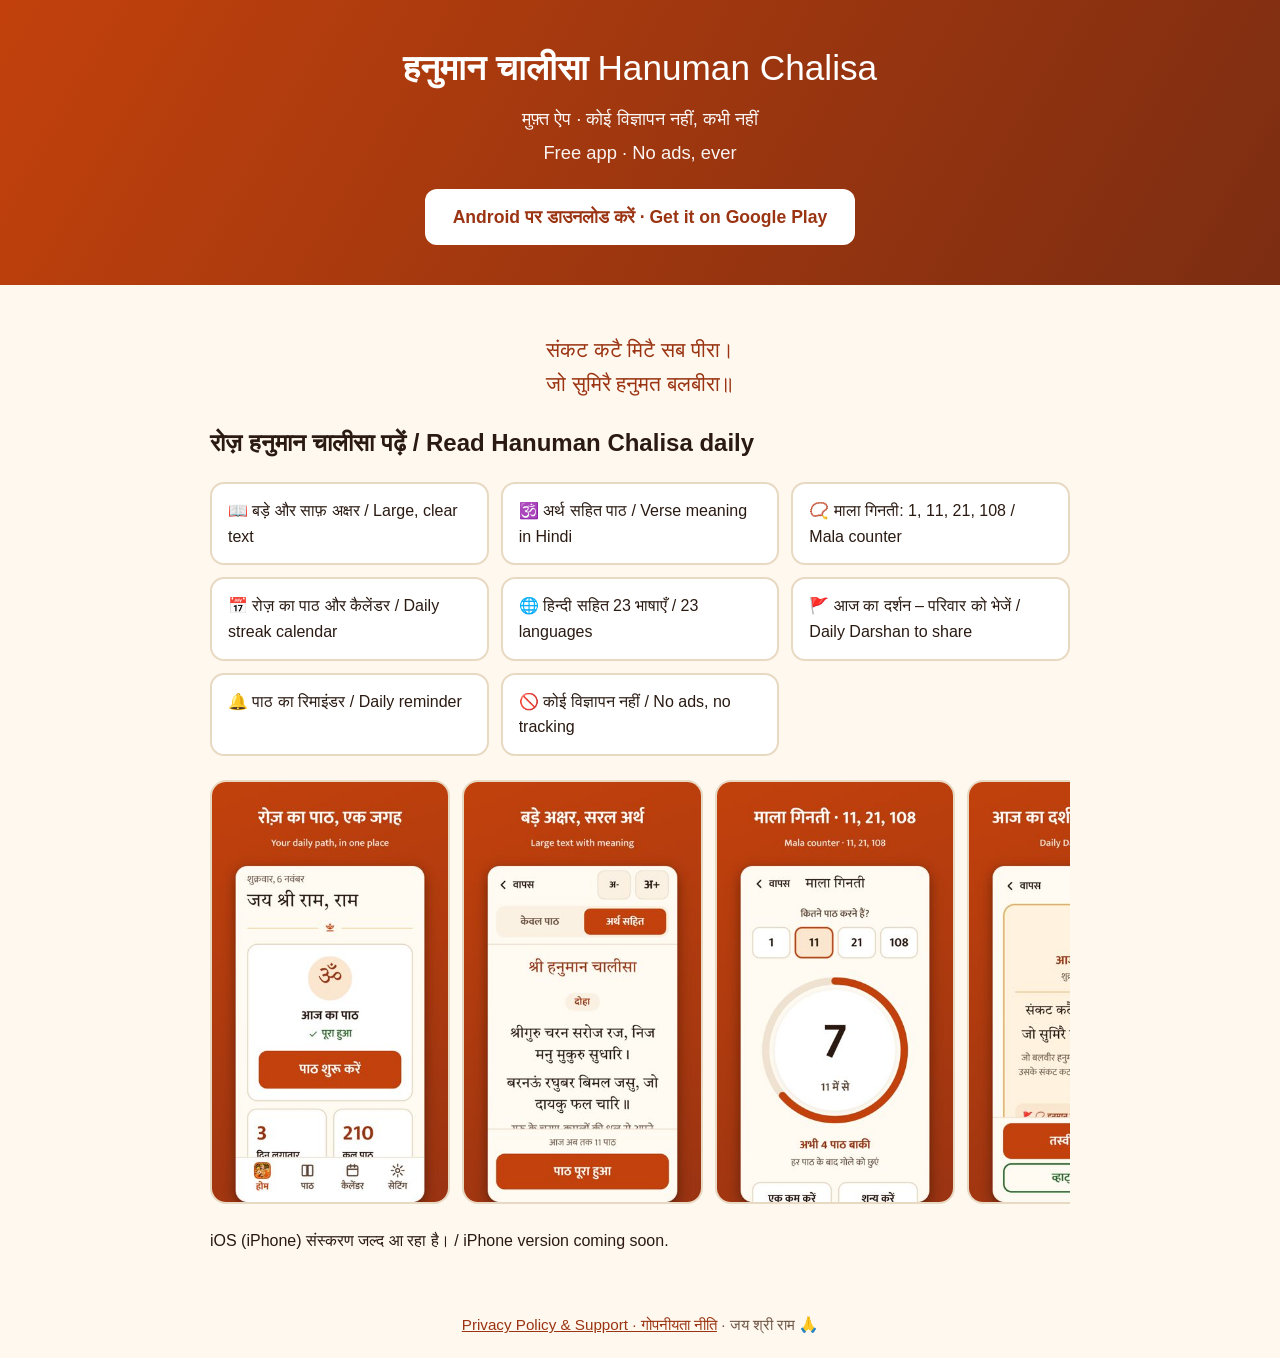
<file: hanuman-chalisa-app.html>
<!DOCTYPE html>
<html lang="hi">
<head>
<meta charset="UTF-8">
<meta name="viewport" content="width=device-width, initial-scale=1.0">
<title>हनुमान चालीसा ऐप – मुफ़्त, बिना विज्ञापन | Hanuman Chalisa App Free Download (Android)</title>
<meta name="description" content="हनुमान चालीसा ऐप डाउनलोड करें – बिल्कुल मुफ़्त, कोई विज्ञापन नहीं। बड़े अक्षर, अर्थ सहित, माला गिनती, 23 भाषाएँ। Free Hanuman Chalisa app for Android with no ads, ever.">
<link rel="canonical" href="https://cssmatter.github.io/policy/hanuman-chalisa-app.html">
<meta property="og:type" content="website">
<meta property="og:title" content="हनुमान चालीसा ऐप – मुफ़्त, कोई विज्ञापन नहीं | Hanuman Chalisa App">
<meta property="og:description" content="रोज़ पाठ करें। बड़े अक्षर, अर्थ सहित, माला गिनती, 23 भाषाएँ। मुफ़्त – कोई विज्ञापन नहीं, कभी नहीं। Android पर डाउनलोड करें।">
<meta property="og:url" content="https://cssmatter.github.io/policy/hanuman-chalisa-app.html">
<meta property="og:image" content="https://cssmatter.github.io/policy/img/hanuman-chalisa-og.jpg">
<meta property="og:image:width" content="1200"><meta property="og:image:height" content="630">
<meta property="og:locale" content="hi_IN">
<meta name="twitter:card" content="summary_large_image">
<meta name="twitter:title" content="हनुमान चालीसा ऐप – मुफ़्त, कोई विज्ञापन नहीं">
<meta name="twitter:description" content="रोज़ पाठ करें। बड़े अक्षर, अर्थ सहित, माला गिनती, 23 भाषाएँ।">
<meta name="twitter:image" content="https://cssmatter.github.io/policy/img/hanuman-chalisa-og.jpg">
<script type="application/ld+json">
{"@context":"https://schema.org","@type":"MobileApplication","name":"Hanuman Chalisa हनुमान चालीसा","operatingSystem":"ANDROID","applicationCategory":"LifestyleApplication","description":"Free Hanuman Chalisa app with no ads. Large text, meaning in Hindi, mala counter and 23 languages.","inLanguage":["hi","en"],"url":"https://cssmatter.github.io/policy/hanuman-chalisa-app.html","downloadUrl":"https://play.google.com/store/apps/details?id=com.cssmatter.hanumanchalisa","image":"https://cssmatter.github.io/policy/img/hanuman-chalisa-og.jpg","offers":{"@type":"Offer","price":"0","priceCurrency":"INR"}}
</script>
<style>
body{margin:0;font-family:-apple-system,BlinkMacSystemFont,"Segoe UI",Roboto,"Noto Sans Devanagari",Arial,sans-serif;background:#FFF8EE;color:#2A1A12;line-height:1.6}
.wrap{max-width:860px;margin:0 auto;padding:24px 20px}
header{background:linear-gradient(120deg,#C2410C,#7C2D12);color:#fff;text-align:center;padding:40px 20px}
header h1{margin:0 0 8px;font-size:2.2rem} header p{margin:4px 0;font-size:1.15rem;opacity:.95}
.btn{display:inline-block;margin-top:18px;background:#fff;color:#9A3412;font-weight:700;padding:14px 28px;border-radius:12px;text-decoration:none;font-size:1.1rem}
ul.f{list-style:none;padding:0;display:grid;grid-template-columns:repeat(auto-fit,minmax(240px,1fr));gap:12px}
ul.f li{background:#fff;border:2px solid #E8D9C2;border-radius:14px;padding:14px 16px}
.shots{display:flex;gap:12px;overflow-x:auto;padding:8px 0}.shots img{height:420px;border-radius:16px;border:2px solid #E8D9C2}
blockquote{font-size:1.3rem;text-align:center;color:#9A3412;margin:24px 0}
footer{text-align:center;font-size:.95rem;padding:20px;color:#6E5444}a{color:#9A3412}
</style>
</head>
<body>
<header>
<h1>हनुमान चालीसा <span style="font-weight:400">Hanuman Chalisa</span></h1>
<p>मुफ़्त ऐप · कोई विज्ञापन नहीं, कभी नहीं</p>
<p>Free app · No ads, ever</p>
<a class="btn" href="https://play.google.com/store/apps/details?id=com.cssmatter.hanumanchalisa">Android पर डाउनलोड करें · Get it on Google Play</a>
</header>
<main class="wrap">
<blockquote>संकट कटै मिटै सब पीरा।<br>जो सुमिरै हनुमत बलबीरा॥</blockquote>
<h2>रोज़ हनुमान चालीसा पढ़ें / Read Hanuman Chalisa daily</h2>
<ul class="f">
<li>📖 बड़े और साफ़ अक्षर / Large, clear text</li>
<li>🕉️ अर्थ सहित पाठ / Verse meaning in Hindi</li>
<li>📿 माला गिनती: 1, 11, 21, 108 / Mala counter</li>
<li>📅 रोज़ का पाठ और कैलेंडर / Daily streak calendar</li>
<li>🌐 हिन्दी सहित 23 भाषाएँ / 23 languages</li>
<li>🚩 आज का दर्शन – परिवार को भेजें / Daily Darshan to share</li>
<li>🔔 पाठ का रिमाइंडर / Daily reminder</li>
<li>🚫 कोई विज्ञापन नहीं / No ads, no tracking</li>
</ul>
<div class="shots">
<img src="img/hc-home.jpg" alt="Hanuman Chalisa app home screen" loading="lazy">
<img src="img/hc-reader.jpg" alt="Hanuman Chalisa verses with meaning" loading="lazy">
<img src="img/hc-counter.jpg" alt="Mala counter" loading="lazy">
<img src="img/hc-status.jpg" alt="Daily Darshan share card" loading="lazy">
</div>
<p>iOS (iPhone) संस्करण जल्द आ रहा है। / iPhone version coming soon.</p>
</main>
<footer><a href="hanuman-chalisa.html">Privacy Policy &amp; Support · गोपनीयता नीति</a> · जय श्री राम 🙏</footer>
</body>
</html>
</file>
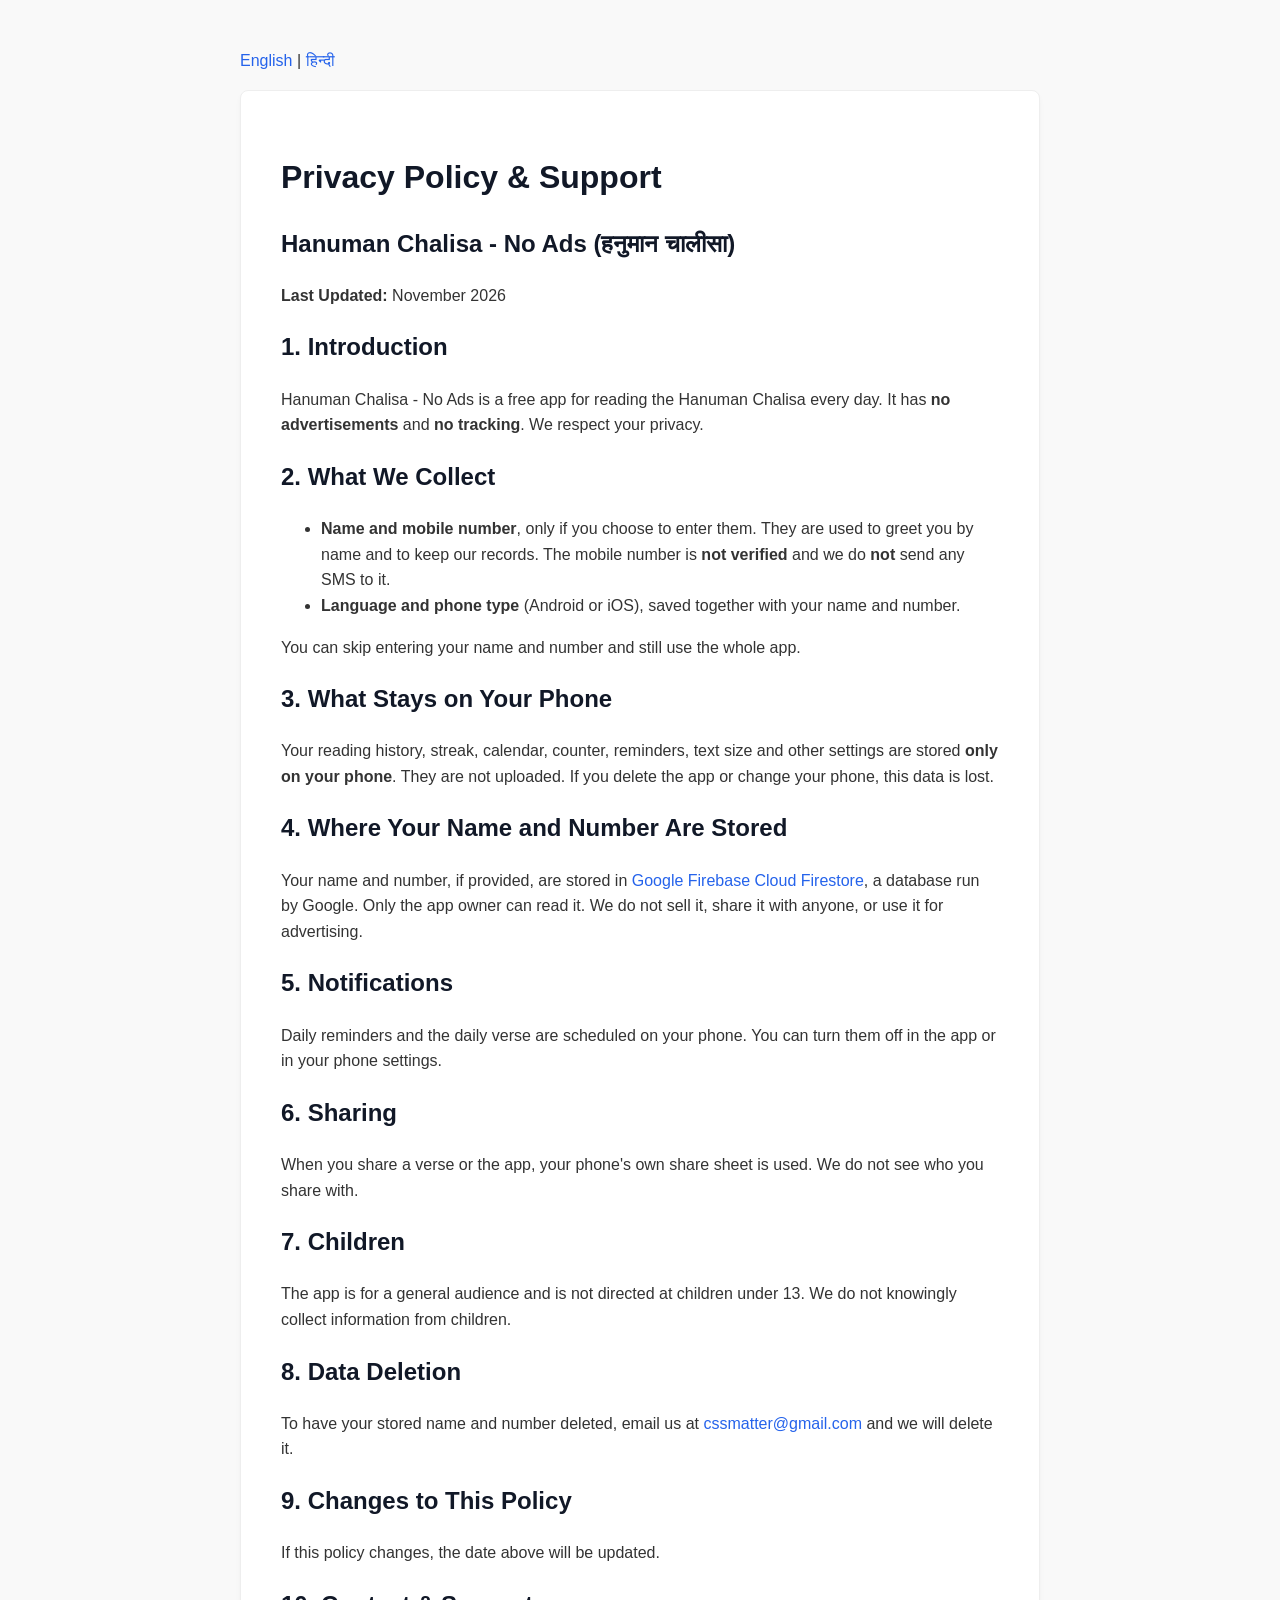
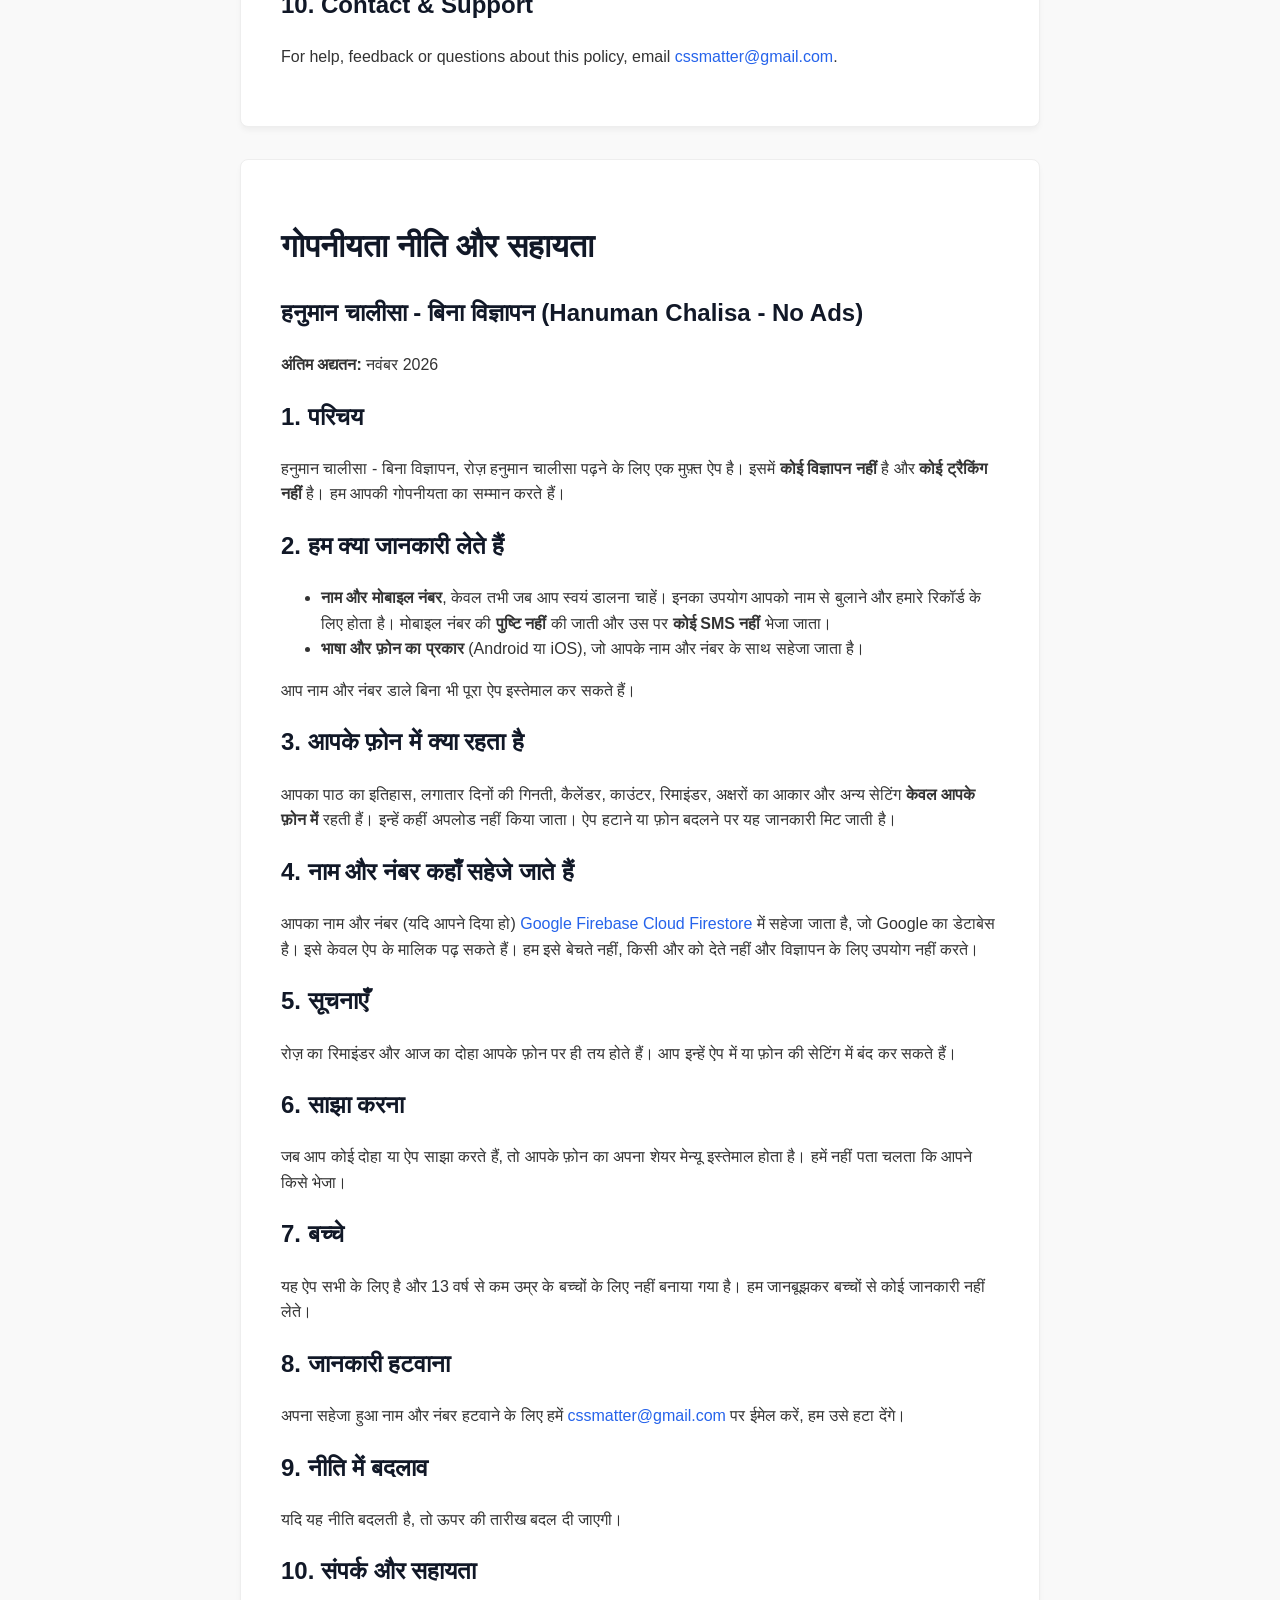
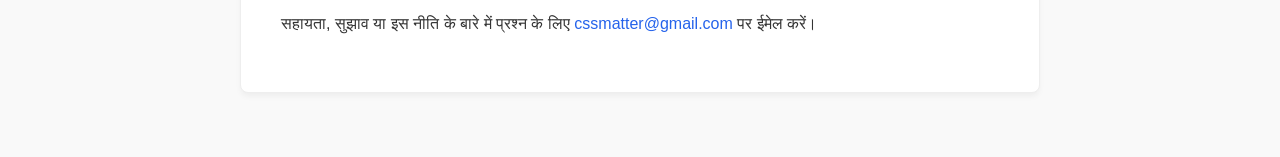
<file: hanuman-chalisa.html>
<!DOCTYPE html>
<html lang="en">
<head>
    <meta charset="UTF-8">
    <meta name="viewport" content="width=device-width, initial-scale=1.0">
    <title>Privacy Policy &amp; Support - Hanuman Chalisa हनुमान चालीसा</title>
    <meta name="description" content="Privacy policy and support for the Hanuman Chalisa - No Ads app (हनुमान चालीसा). No ads, no tracking.">
    <style>
        body { font-family: -apple-system, BlinkMacSystemFont, "Segoe UI", Roboto, "Noto Sans Devanagari", "Helvetica Neue", Arial, sans-serif; line-height: 1.6; max-width: 800px; margin: 0 auto; padding: 2rem; color: #333; background-color: #f9f9f9; }
        h1, h2 { color: #111827; }
        .container { background: #fff; padding: 2.5rem; border-radius: 8px; box-shadow: 0 4px 6px -1px rgba(0, 0, 0, 0.05); border: 1px solid #eee; margin-bottom: 2rem; }
        a { color: #2563eb; text-decoration: none; }
        a:hover { text-decoration: underline; }
        .lang { margin-bottom: 1rem; }
    </style>
</head>
<body>
    <p class="lang"><a href="#en">English</a> | <a href="#hi">हिन्दी</a></p>

    <div class="container" id="en" lang="en">
        <h1>Privacy Policy &amp; Support</h1>
        <h2 style="margin-top:0">Hanuman Chalisa - No Ads (हनुमान चालीसा)</h2>
        <p><strong>Last Updated:</strong> November 2026</p>

        <h2>1. Introduction</h2>
        <p>Hanuman Chalisa - No Ads is a free app for reading the Hanuman Chalisa every day. It has <strong>no advertisements</strong> and <strong>no tracking</strong>. We respect your privacy.</p>

        <h2>2. What We Collect</h2>
        <ul>
            <li><strong>Name and mobile number</strong>, only if you choose to enter them. They are used to greet you by name and to keep our records. The mobile number is <strong>not verified</strong> and we do <strong>not</strong> send any SMS to it.</li>
            <li><strong>Language and phone type</strong> (Android or iOS), saved together with your name and number.</li>
        </ul>
        <p>You can skip entering your name and number and still use the whole app.</p>

        <h2>3. What Stays on Your Phone</h2>
        <p>Your reading history, streak, calendar, counter, reminders, text size and other settings are stored <strong>only on your phone</strong>. They are not uploaded. If you delete the app or change your phone, this data is lost.</p>

        <h2>4. Where Your Name and Number Are Stored</h2>
        <p>Your name and number, if provided, are stored in <a href="https://firebase.google.com/support/privacy" target="_blank">Google Firebase Cloud Firestore</a>, a database run by Google. Only the app owner can read it. We do not sell it, share it with anyone, or use it for advertising.</p>

        <h2>5. Notifications</h2>
        <p>Daily reminders and the daily verse are scheduled on your phone. You can turn them off in the app or in your phone settings.</p>

        <h2>6. Sharing</h2>
        <p>When you share a verse or the app, your phone's own share sheet is used. We do not see who you share with.</p>

        <h2>7. Children</h2>
        <p>The app is for a general audience and is not directed at children under 13. We do not knowingly collect information from children.</p>

        <h2>8. Data Deletion</h2>
        <p>To have your stored name and number deleted, email us at <a href="mailto:cssmatter@gmail.com">cssmatter@gmail.com</a> and we will delete it.</p>

        <h2>9. Changes to This Policy</h2>
        <p>If this policy changes, the date above will be updated.</p>

        <h2>10. Contact &amp; Support</h2>
        <p>For help, feedback or questions about this policy, email <a href="mailto:cssmatter@gmail.com">cssmatter@gmail.com</a>.</p>
    </div>

    <div class="container" id="hi" lang="hi">
        <h1>गोपनीयता नीति और सहायता</h1>
        <h2 style="margin-top:0">हनुमान चालीसा - बिना विज्ञापन (Hanuman Chalisa - No Ads)</h2>
        <p><strong>अंतिम अद्यतन:</strong> नवंबर 2026</p>

        <h2>1. परिचय</h2>
        <p>हनुमान चालीसा - बिना विज्ञापन, रोज़ हनुमान चालीसा पढ़ने के लिए एक मुफ़्त ऐप है। इसमें <strong>कोई विज्ञापन नहीं</strong> है और <strong>कोई ट्रैकिंग नहीं</strong> है। हम आपकी गोपनीयता का सम्मान करते हैं।</p>

        <h2>2. हम क्या जानकारी लेते हैं</h2>
        <ul>
            <li><strong>नाम और मोबाइल नंबर</strong>, केवल तभी जब आप स्वयं डालना चाहें। इनका उपयोग आपको नाम से बुलाने और हमारे रिकॉर्ड के लिए होता है। मोबाइल नंबर की <strong>पुष्टि नहीं</strong> की जाती और उस पर <strong>कोई SMS नहीं</strong> भेजा जाता।</li>
            <li><strong>भाषा और फ़ोन का प्रकार</strong> (Android या iOS), जो आपके नाम और नंबर के साथ सहेजा जाता है।</li>
        </ul>
        <p>आप नाम और नंबर डाले बिना भी पूरा ऐप इस्तेमाल कर सकते हैं।</p>

        <h2>3. आपके फ़ोन में क्या रहता है</h2>
        <p>आपका पाठ का इतिहास, लगातार दिनों की गिनती, कैलेंडर, काउंटर, रिमाइंडर, अक्षरों का आकार और अन्य सेटिंग <strong>केवल आपके फ़ोन में</strong> रहती हैं। इन्हें कहीं अपलोड नहीं किया जाता। ऐप हटाने या फ़ोन बदलने पर यह जानकारी मिट जाती है।</p>

        <h2>4. नाम और नंबर कहाँ सहेजे जाते हैं</h2>
        <p>आपका नाम और नंबर (यदि आपने दिया हो) <a href="https://firebase.google.com/support/privacy" target="_blank">Google Firebase Cloud Firestore</a> में सहेजा जाता है, जो Google का डेटाबेस है। इसे केवल ऐप के मालिक पढ़ सकते हैं। हम इसे बेचते नहीं, किसी और को देते नहीं और विज्ञापन के लिए उपयोग नहीं करते।</p>

        <h2>5. सूचनाएँ</h2>
        <p>रोज़ का रिमाइंडर और आज का दोहा आपके फ़ोन पर ही तय होते हैं। आप इन्हें ऐप में या फ़ोन की सेटिंग में बंद कर सकते हैं।</p>

        <h2>6. साझा करना</h2>
        <p>जब आप कोई दोहा या ऐप साझा करते हैं, तो आपके फ़ोन का अपना शेयर मेन्यू इस्तेमाल होता है। हमें नहीं पता चलता कि आपने किसे भेजा।</p>

        <h2>7. बच्चे</h2>
        <p>यह ऐप सभी के लिए है और 13 वर्ष से कम उम्र के बच्चों के लिए नहीं बनाया गया है। हम जानबूझकर बच्चों से कोई जानकारी नहीं लेते।</p>

        <h2>8. जानकारी हटवाना</h2>
        <p>अपना सहेजा हुआ नाम और नंबर हटवाने के लिए हमें <a href="mailto:cssmatter@gmail.com">cssmatter@gmail.com</a> पर ईमेल करें, हम उसे हटा देंगे।</p>

        <h2>9. नीति में बदलाव</h2>
        <p>यदि यह नीति बदलती है, तो ऊपर की तारीख बदल दी जाएगी।</p>

        <h2>10. संपर्क और सहायता</h2>
        <p>सहायता, सुझाव या इस नीति के बारे में प्रश्न के लिए <a href="mailto:cssmatter@gmail.com">cssmatter@gmail.com</a> पर ईमेल करें।</p>
    </div>
</body>
</html>
</file>
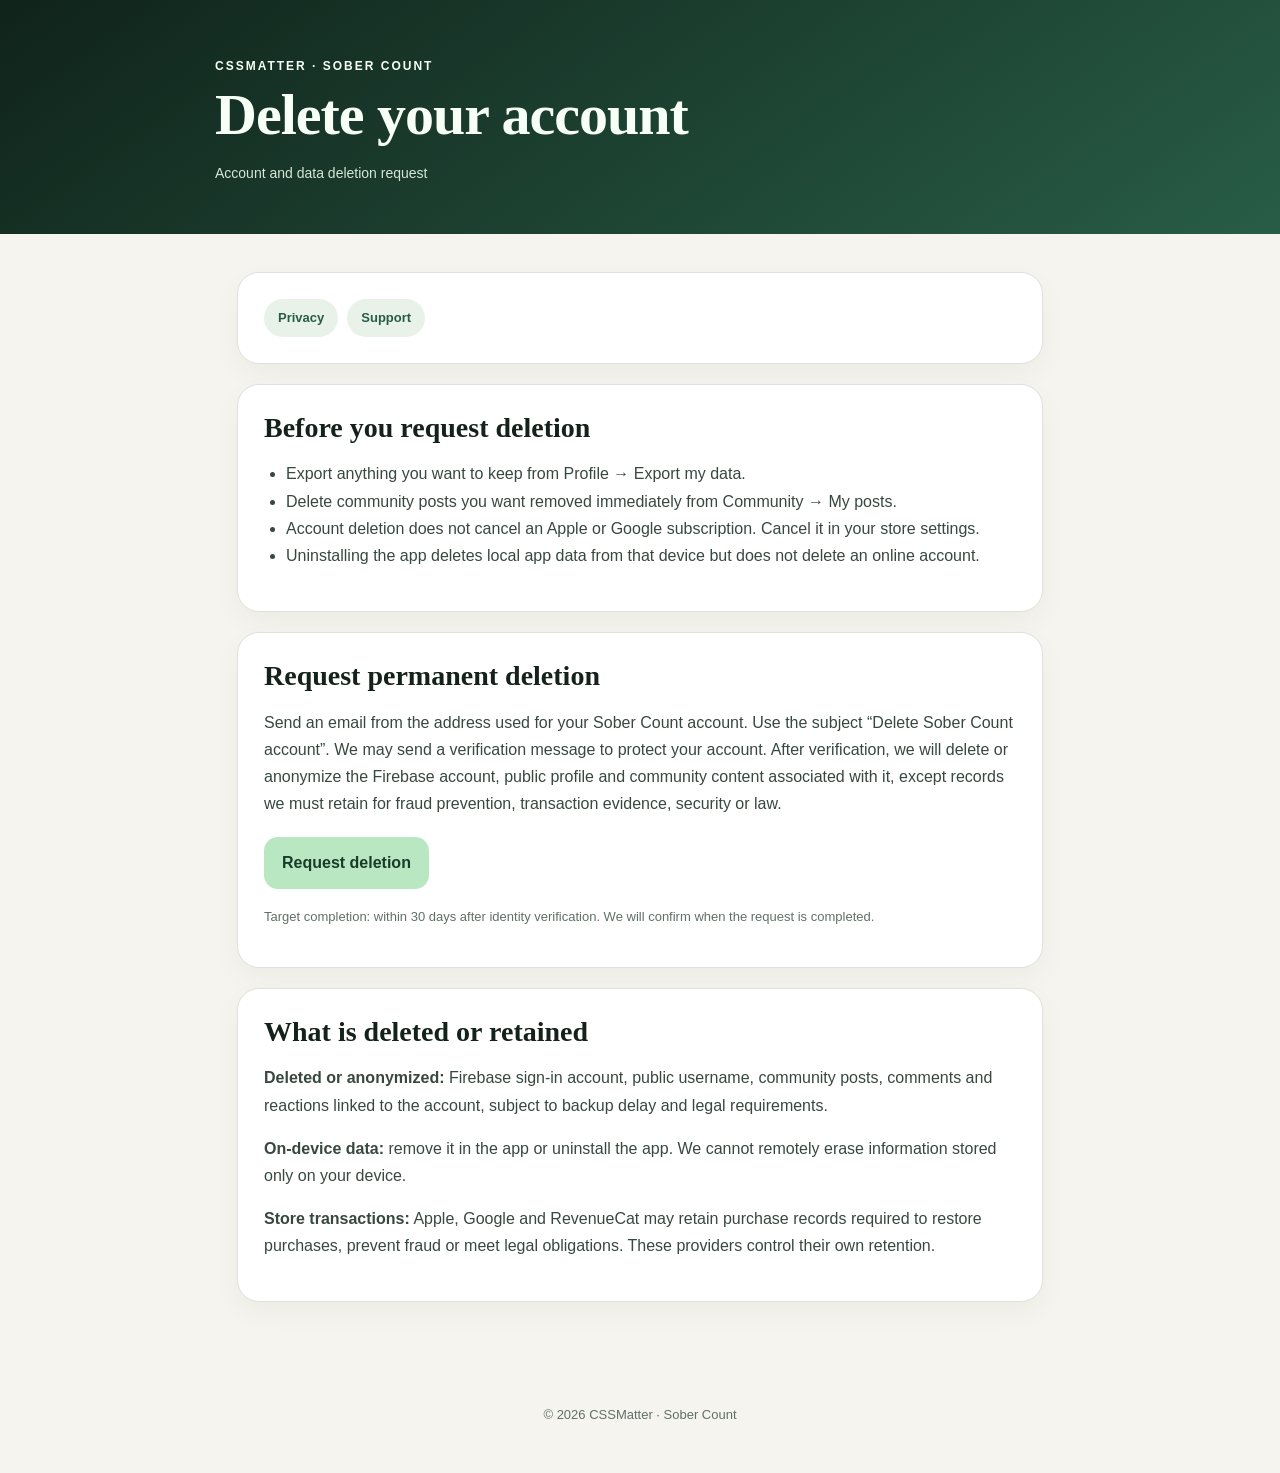
<file: sobriety-day-count-delete-account.html>
<!doctype html><html lang="en"><head><meta charset="utf-8"><meta name="viewport" content="width=device-width,initial-scale=1"><title>Delete Account · Sober Count</title><meta name="description" content="Instructions for deleting a Sober Count account and associated data."><link rel="stylesheet" href="sobriety-legal.css"></head><body><header><div class="inner"><div class="eyebrow">CSSMatter · Sober Count</div><h1>Delete your account</h1><p class="meta">Account and data deletion request</p></div></header><main><nav class="nav"><a href="sobriety-day-count-privacy.html">Privacy</a><a href="sobriety-day-count-support.html">Support</a></nav><section class="card"><h2>Before you request deletion</h2><ul><li>Export anything you want to keep from Profile → Export my data.</li><li>Delete community posts you want removed immediately from Community → My posts.</li><li>Account deletion does not cancel an Apple or Google subscription. Cancel it in your store settings.</li><li>Uninstalling the app deletes local app data from that device but does not delete an online account.</li></ul></section><section class="card"><h2>Request permanent deletion</h2><p>Send an email from the address used for your Sober Count account. Use the subject “Delete Sober Count account”. We may send a verification message to protect your account. After verification, we will delete or anonymize the Firebase account, public profile and community content associated with it, except records we must retain for fraud prevention, transaction evidence, security or law.</p><a class="button" href="mailto:cssmatter@gmail.com?subject=Delete%20Sober%20Count%20account&body=Please%20delete%20my%20Sober%20Count%20account.%0A%0AAccount%20email%3A%20">Request deletion</a><p class="small">Target completion: within 30 days after identity verification. We will confirm when the request is completed.</p></section><section class="card"><h2>What is deleted or retained</h2><p><strong>Deleted or anonymized:</strong> Firebase sign-in account, public username, community posts, comments and reactions linked to the account, subject to backup delay and legal requirements.</p><p><strong>On-device data:</strong> remove it in the app or uninstall the app. We cannot remotely erase information stored only on your device.</p><p><strong>Store transactions:</strong> Apple, Google and RevenueCat may retain purchase records required to restore purchases, prevent fraud or meet legal obligations. These providers control their own retention.</p></section></main><footer>© 2026 CSSMatter · Sober Count</footer></body></html>
</file>
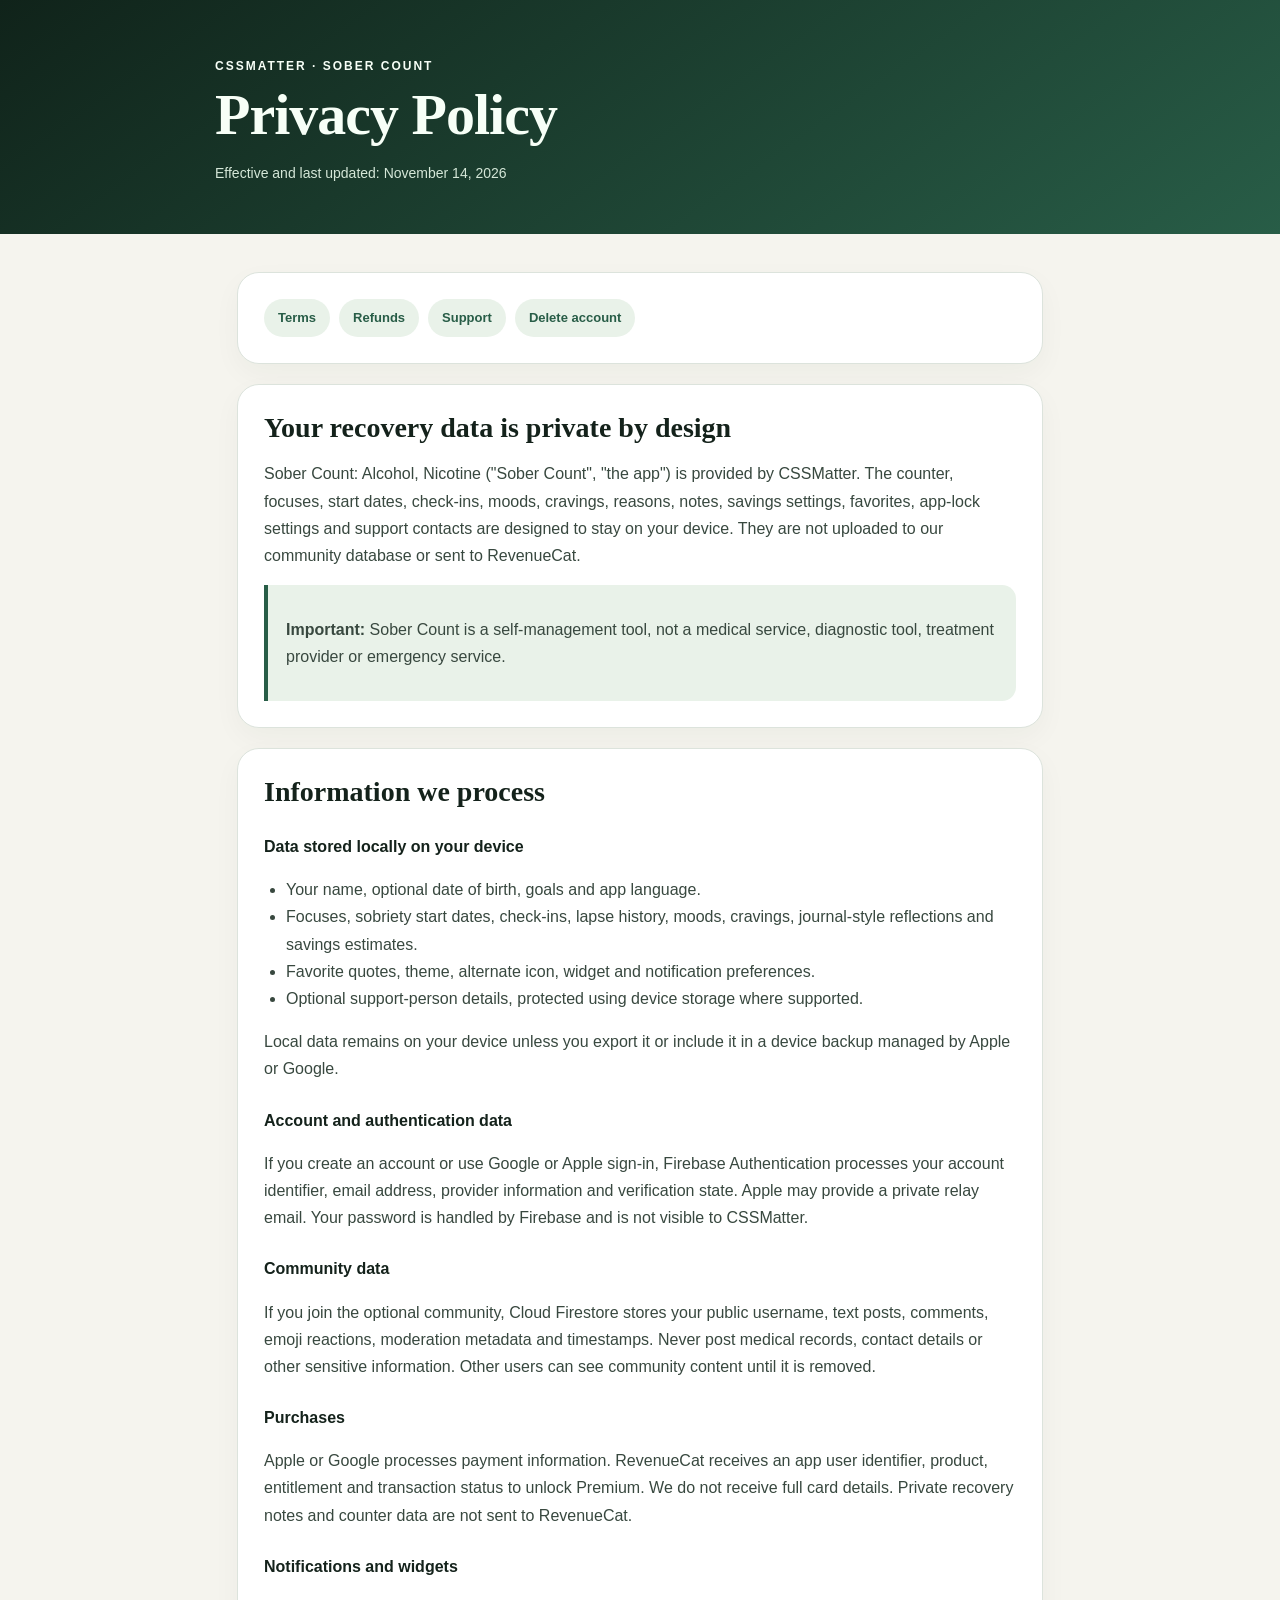
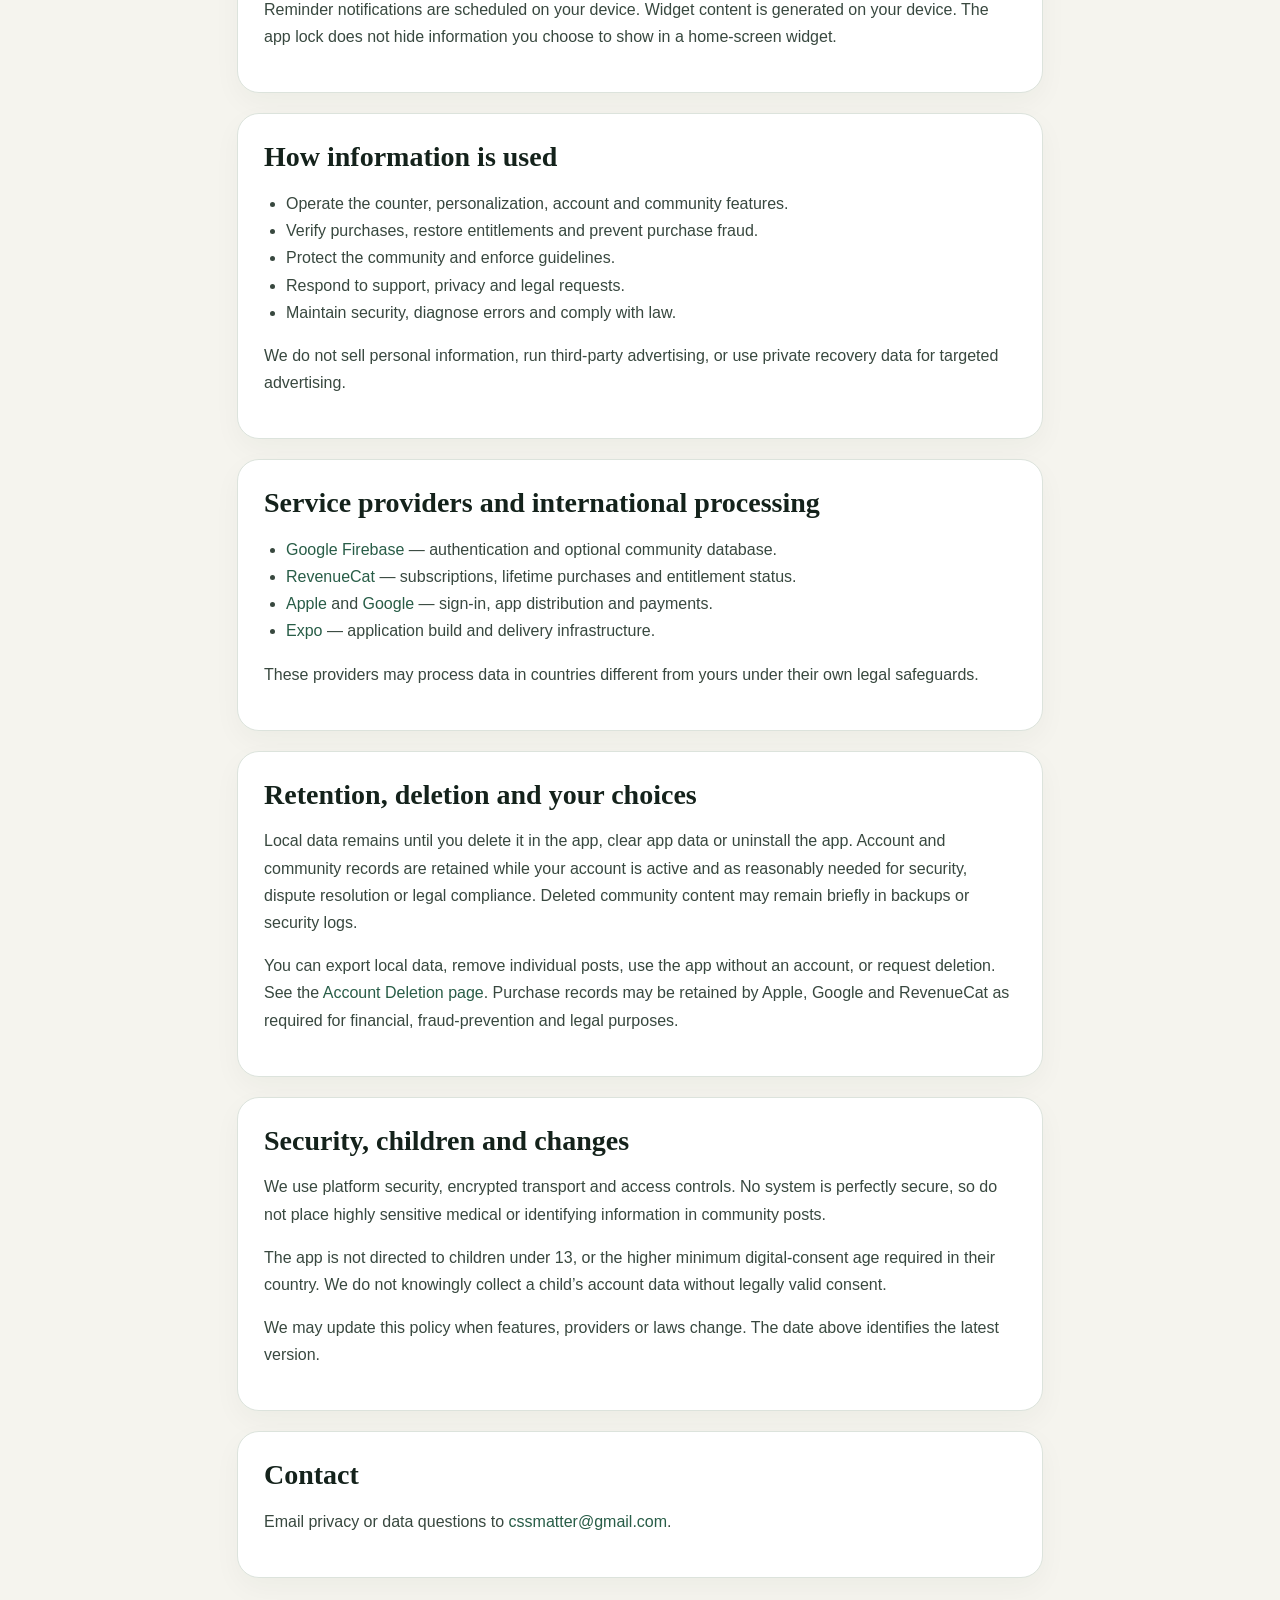
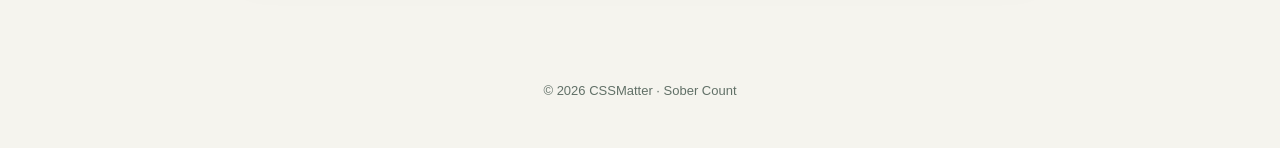
<file: sobriety-day-count-privacy.html>
<!doctype html><html lang="en"><head><meta charset="utf-8"><meta name="viewport" content="width=device-width,initial-scale=1"><title>Privacy Policy · Sober Count</title><meta name="description" content="Privacy Policy for Sober Count: Alcohol, Nicotine by CSSMatter."><link rel="stylesheet" href="sobriety-legal.css"></head><body><header><div class="inner"><div class="eyebrow">CSSMatter · Sober Count</div><h1>Privacy Policy</h1><p class="meta">Effective and last updated: November 14, 2026</p></div></header><main><nav class="nav"><a href="sobriety-day-count-terms.html">Terms</a><a href="sobriety-day-count-refund.html">Refunds</a><a href="sobriety-day-count-support.html">Support</a><a href="sobriety-day-count-delete-account.html">Delete account</a></nav><section class="card"><h2>Your recovery data is private by design</h2><p>Sober Count: Alcohol, Nicotine ("Sober Count", "the app") is provided by CSSMatter. The counter, focuses, start dates, check-ins, moods, cravings, reasons, notes, savings settings, favorites, app-lock settings and support contacts are designed to stay on your device. They are not uploaded to our community database or sent to RevenueCat.</p><div class="notice"><p><strong>Important:</strong> Sober Count is a self-management tool, not a medical service, diagnostic tool, treatment provider or emergency service.</p></div></section><section class="card"><h2>Information we process</h2><h3>Data stored locally on your device</h3><ul><li>Your name, optional date of birth, goals and app language.</li><li>Focuses, sobriety start dates, check-ins, lapse history, moods, cravings, journal-style reflections and savings estimates.</li><li>Favorite quotes, theme, alternate icon, widget and notification preferences.</li><li>Optional support-person details, protected using device storage where supported.</li></ul><p>Local data remains on your device unless you export it or include it in a device backup managed by Apple or Google.</p><h3>Account and authentication data</h3><p>If you create an account or use Google or Apple sign-in, Firebase Authentication processes your account identifier, email address, provider information and verification state. Apple may provide a private relay email. Your password is handled by Firebase and is not visible to CSSMatter.</p><h3>Community data</h3><p>If you join the optional community, Cloud Firestore stores your public username, text posts, comments, emoji reactions, moderation metadata and timestamps. Never post medical records, contact details or other sensitive information. Other users can see community content until it is removed.</p><h3>Purchases</h3><p>Apple or Google processes payment information. RevenueCat receives an app user identifier, product, entitlement and transaction status to unlock Premium. We do not receive full card details. Private recovery notes and counter data are not sent to RevenueCat.</p><h3>Notifications and widgets</h3><p>Reminder notifications are scheduled on your device. Widget content is generated on your device. The app lock does not hide information you choose to show in a home-screen widget.</p></section><section class="card"><h2>How information is used</h2><ul><li>Operate the counter, personalization, account and community features.</li><li>Verify purchases, restore entitlements and prevent purchase fraud.</li><li>Protect the community and enforce guidelines.</li><li>Respond to support, privacy and legal requests.</li><li>Maintain security, diagnose errors and comply with law.</li></ul><p>We do not sell personal information, run third-party advertising, or use private recovery data for targeted advertising.</p></section><section class="card"><h2>Service providers and international processing</h2><ul><li><a href="https://firebase.google.com/support/privacy" target="_blank" rel="noopener">Google Firebase</a> — authentication and optional community database.</li><li><a href="https://www.revenuecat.com/privacy" target="_blank" rel="noopener">RevenueCat</a> — subscriptions, lifetime purchases and entitlement status.</li><li><a href="https://www.apple.com/legal/privacy/" target="_blank" rel="noopener">Apple</a> and <a href="https://policies.google.com/privacy" target="_blank" rel="noopener">Google</a> — sign-in, app distribution and payments.</li><li><a href="https://expo.dev/privacy" target="_blank" rel="noopener">Expo</a> — application build and delivery infrastructure.</li></ul><p>These providers may process data in countries different from yours under their own legal safeguards.</p></section><section class="card"><h2>Retention, deletion and your choices</h2><p>Local data remains until you delete it in the app, clear app data or uninstall the app. Account and community records are retained while your account is active and as reasonably needed for security, dispute resolution or legal compliance. Deleted community content may remain briefly in backups or security logs.</p><p>You can export local data, remove individual posts, use the app without an account, or request deletion. See the <a href="sobriety-day-count-delete-account.html">Account Deletion page</a>. Purchase records may be retained by Apple, Google and RevenueCat as required for financial, fraud-prevention and legal purposes.</p></section><section class="card"><h2>Security, children and changes</h2><p>We use platform security, encrypted transport and access controls. No system is perfectly secure, so do not place highly sensitive medical or identifying information in community posts.</p><p>The app is not directed to children under 13, or the higher minimum digital-consent age required in their country. We do not knowingly collect a child’s account data without legally valid consent.</p><p>We may update this policy when features, providers or laws change. The date above identifies the latest version.</p></section><section class="card"><h2>Contact</h2><p>Email privacy or data questions to <a href="mailto:cssmatter@gmail.com">cssmatter@gmail.com</a>.</p></section></main><footer>© 2026 CSSMatter · Sober Count</footer></body></html>
</file>
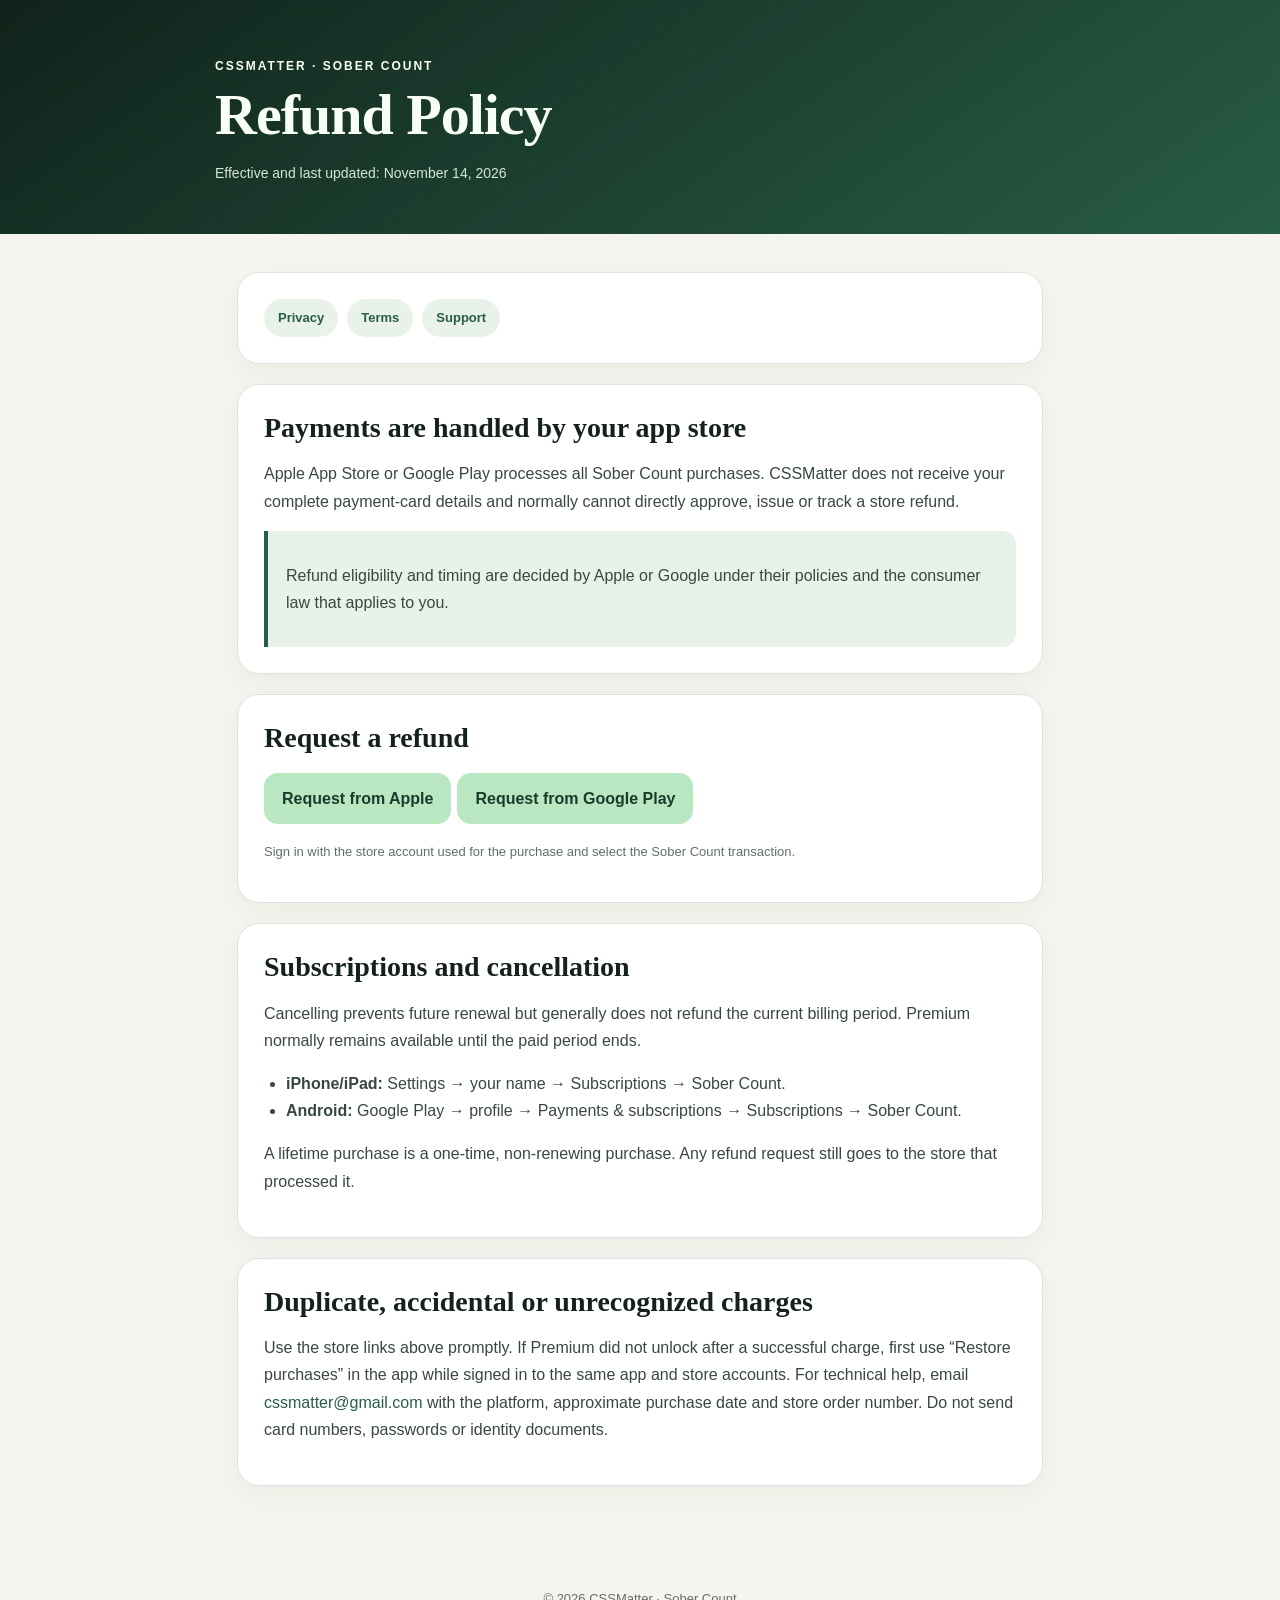
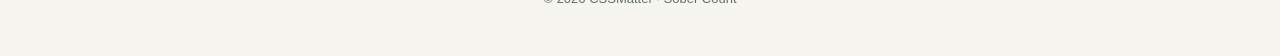
<file: sobriety-day-count-refund.html>
<!doctype html><html lang="en"><head><meta charset="utf-8"><meta name="viewport" content="width=device-width,initial-scale=1"><title>Refund Policy · Sober Count</title><meta name="description" content="Purchase cancellation and refund information for Sober Count."><link rel="stylesheet" href="sobriety-legal.css"></head><body><header><div class="inner"><div class="eyebrow">CSSMatter · Sober Count</div><h1>Refund Policy</h1><p class="meta">Effective and last updated: November 14, 2026</p></div></header><main><nav class="nav"><a href="sobriety-day-count-privacy.html">Privacy</a><a href="sobriety-day-count-terms.html">Terms</a><a href="sobriety-day-count-support.html">Support</a></nav><section class="card"><h2>Payments are handled by your app store</h2><p>Apple App Store or Google Play processes all Sober Count purchases. CSSMatter does not receive your complete payment-card details and normally cannot directly approve, issue or track a store refund.</p><div class="notice"><p>Refund eligibility and timing are decided by Apple or Google under their policies and the consumer law that applies to you.</p></div></section><section class="card"><h2>Request a refund</h2><a class="button" href="https://reportaproblem.apple.com/" target="_blank" rel="noopener">Request from Apple</a><a class="button" href="https://support.google.com/googleplay/workflow/9813244" target="_blank" rel="noopener">Request from Google Play</a><p class="small">Sign in with the store account used for the purchase and select the Sober Count transaction.</p></section><section class="card"><h2>Subscriptions and cancellation</h2><p>Cancelling prevents future renewal but generally does not refund the current billing period. Premium normally remains available until the paid period ends.</p><ul><li><strong>iPhone/iPad:</strong> Settings → your name → Subscriptions → Sober Count.</li><li><strong>Android:</strong> Google Play → profile → Payments &amp; subscriptions → Subscriptions → Sober Count.</li></ul><p>A lifetime purchase is a one-time, non-renewing purchase. Any refund request still goes to the store that processed it.</p></section><section class="card"><h2>Duplicate, accidental or unrecognized charges</h2><p>Use the store links above promptly. If Premium did not unlock after a successful charge, first use “Restore purchases” in the app while signed in to the same app and store accounts. For technical help, email <a href="mailto:cssmatter@gmail.com">cssmatter@gmail.com</a> with the platform, approximate purchase date and store order number. Do not send card numbers, passwords or identity documents.</p></section></main><footer>© 2026 CSSMatter · Sober Count</footer></body></html>
</file>
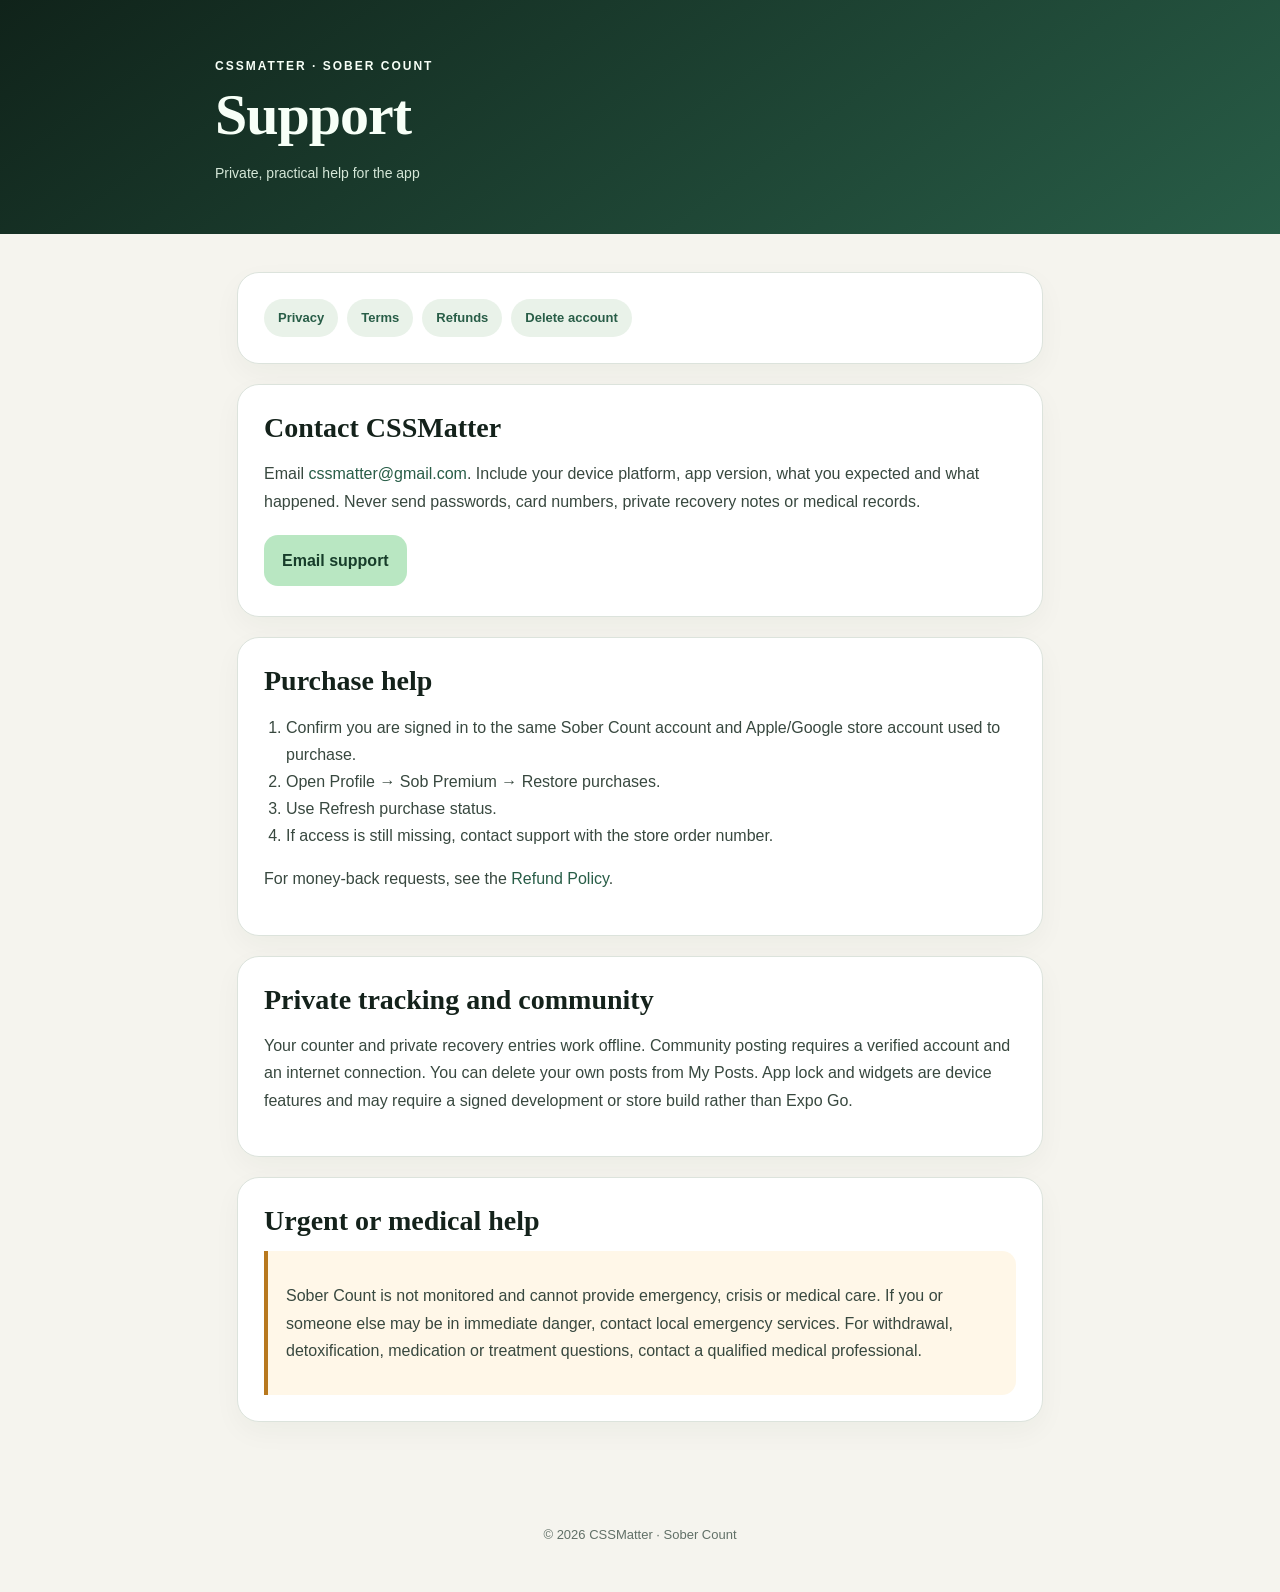
<file: sobriety-day-count-support.html>
<!doctype html><html lang="en"><head><meta charset="utf-8"><meta name="viewport" content="width=device-width,initial-scale=1"><title>Support · Sober Count</title><meta name="description" content="Support for Sober Count: Alcohol, Nicotine."><link rel="stylesheet" href="sobriety-legal.css"></head><body><header><div class="inner"><div class="eyebrow">CSSMatter · Sober Count</div><h1>Support</h1><p class="meta">Private, practical help for the app</p></div></header><main><nav class="nav"><a href="sobriety-day-count-privacy.html">Privacy</a><a href="sobriety-day-count-terms.html">Terms</a><a href="sobriety-day-count-refund.html">Refunds</a><a href="sobriety-day-count-delete-account.html">Delete account</a></nav><section class="card"><h2>Contact CSSMatter</h2><p>Email <a href="mailto:cssmatter@gmail.com?subject=Sober%20Count%20support">cssmatter@gmail.com</a>. Include your device platform, app version, what you expected and what happened. Never send passwords, card numbers, private recovery notes or medical records.</p><a class="button" href="mailto:cssmatter@gmail.com?subject=Sober%20Count%20support">Email support</a></section><section class="card"><h2>Purchase help</h2><ol><li>Confirm you are signed in to the same Sober Count account and Apple/Google store account used to purchase.</li><li>Open Profile → Sob Premium → Restore purchases.</li><li>Use Refresh purchase status.</li><li>If access is still missing, contact support with the store order number.</li></ol><p>For money-back requests, see the <a href="sobriety-day-count-refund.html">Refund Policy</a>.</p></section><section class="card"><h2>Private tracking and community</h2><p>Your counter and private recovery entries work offline. Community posting requires a verified account and an internet connection. You can delete your own posts from My Posts. App lock and widgets are device features and may require a signed development or store build rather than Expo Go.</p></section><section class="card"><h2>Urgent or medical help</h2><div class="notice warning"><p>Sober Count is not monitored and cannot provide emergency, crisis or medical care. If you or someone else may be in immediate danger, contact local emergency services. For withdrawal, detoxification, medication or treatment questions, contact a qualified medical professional.</p></div></section></main><footer>© 2026 CSSMatter · Sober Count</footer></body></html>
</file>
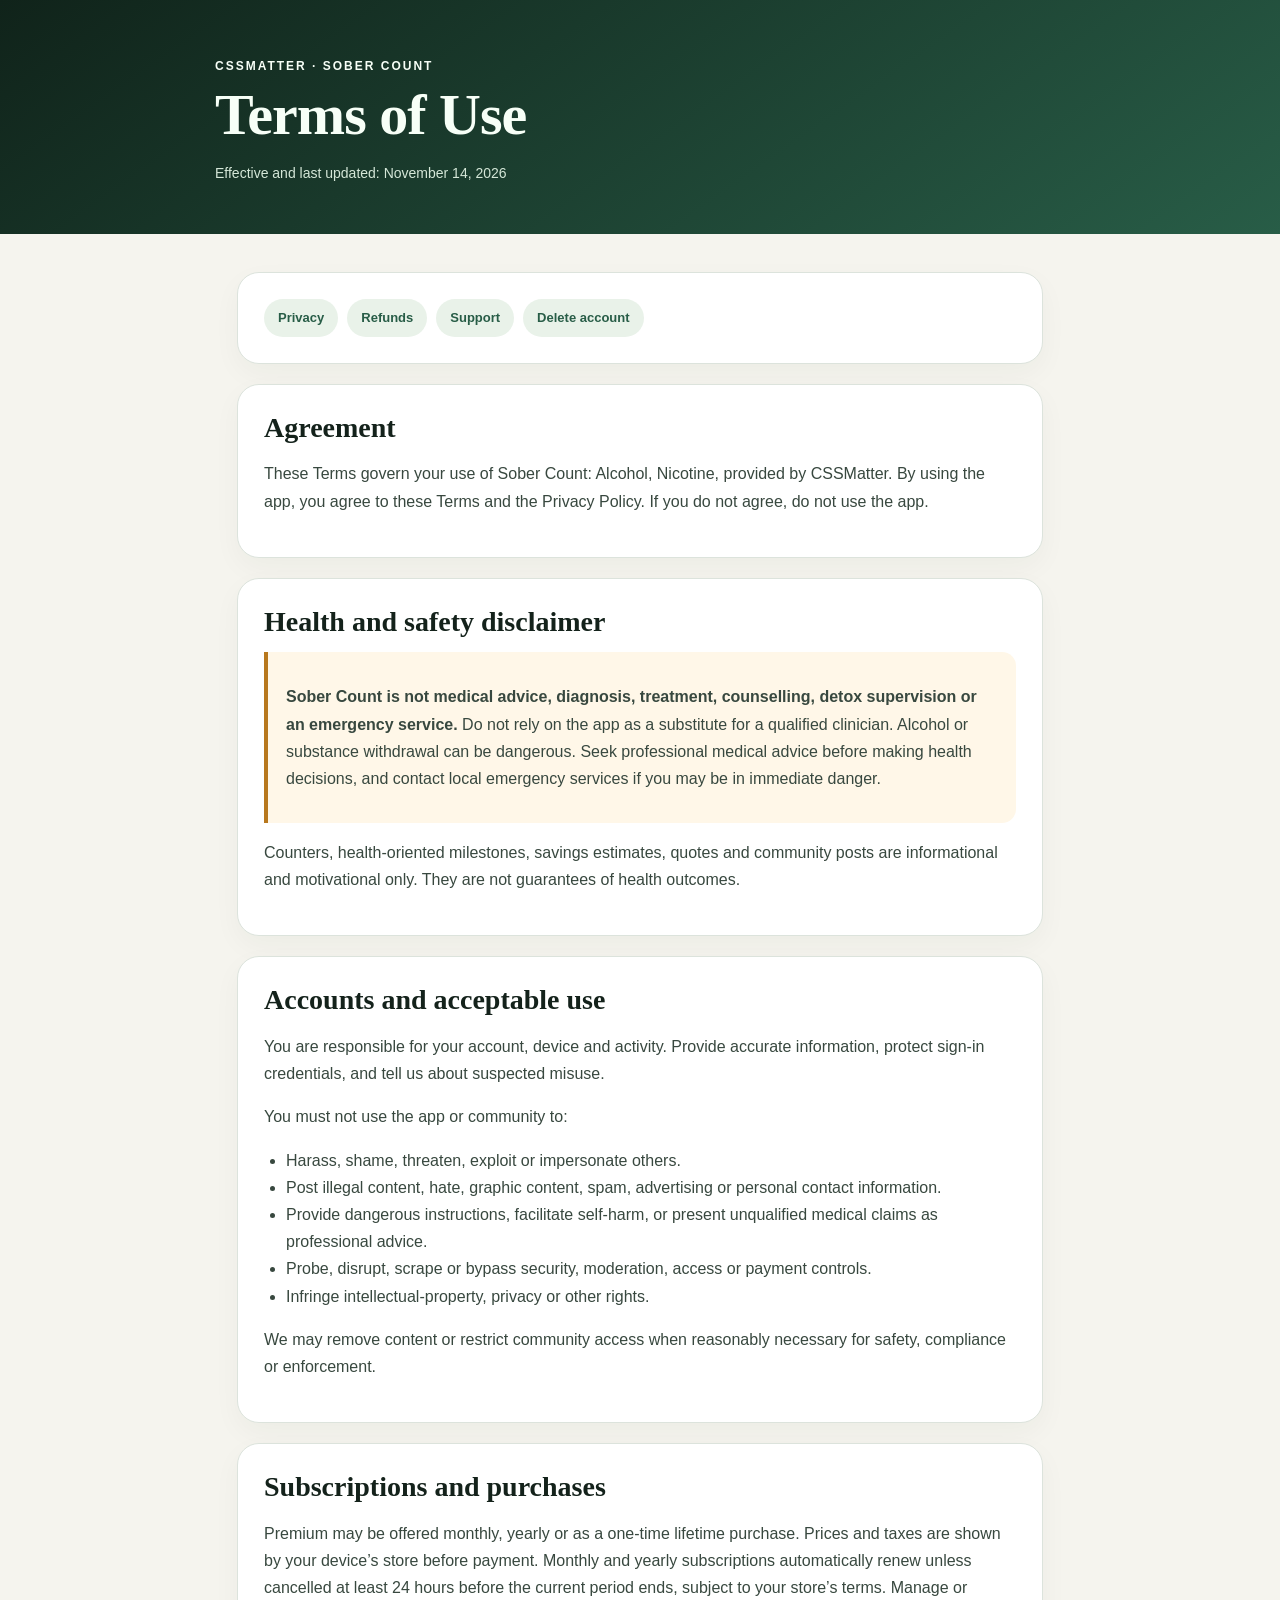
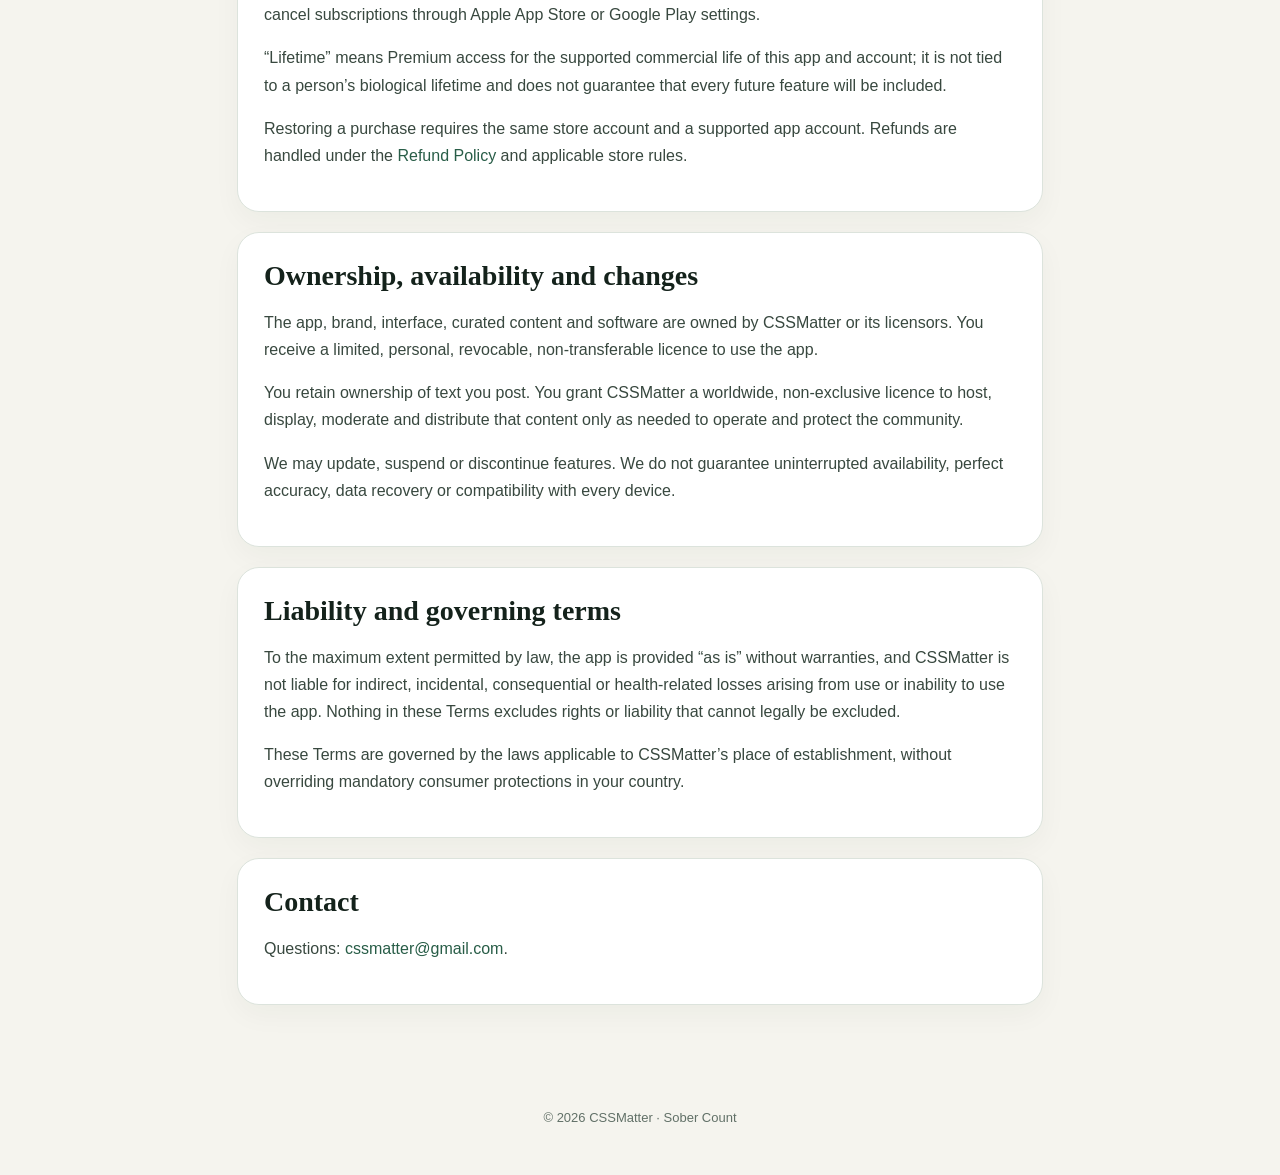
<file: sobriety-day-count-terms.html>
<!doctype html><html lang="en"><head><meta charset="utf-8"><meta name="viewport" content="width=device-width,initial-scale=1"><title>Terms of Use · Sober Count</title><meta name="description" content="Terms of Use for Sober Count: Alcohol, Nicotine by CSSMatter."><link rel="stylesheet" href="sobriety-legal.css"></head><body><header><div class="inner"><div class="eyebrow">CSSMatter · Sober Count</div><h1>Terms of Use</h1><p class="meta">Effective and last updated: November 14, 2026</p></div></header><main><nav class="nav"><a href="sobriety-day-count-privacy.html">Privacy</a><a href="sobriety-day-count-refund.html">Refunds</a><a href="sobriety-day-count-support.html">Support</a><a href="sobriety-day-count-delete-account.html">Delete account</a></nav><section class="card"><h2>Agreement</h2><p>These Terms govern your use of Sober Count: Alcohol, Nicotine, provided by CSSMatter. By using the app, you agree to these Terms and the Privacy Policy. If you do not agree, do not use the app.</p></section><section class="card"><h2>Health and safety disclaimer</h2><div class="notice warning"><p><strong>Sober Count is not medical advice, diagnosis, treatment, counselling, detox supervision or an emergency service.</strong> Do not rely on the app as a substitute for a qualified clinician. Alcohol or substance withdrawal can be dangerous. Seek professional medical advice before making health decisions, and contact local emergency services if you may be in immediate danger.</p></div><p>Counters, health-oriented milestones, savings estimates, quotes and community posts are informational and motivational only. They are not guarantees of health outcomes.</p></section><section class="card"><h2>Accounts and acceptable use</h2><p>You are responsible for your account, device and activity. Provide accurate information, protect sign-in credentials, and tell us about suspected misuse.</p><p>You must not use the app or community to:</p><ul><li>Harass, shame, threaten, exploit or impersonate others.</li><li>Post illegal content, hate, graphic content, spam, advertising or personal contact information.</li><li>Provide dangerous instructions, facilitate self-harm, or present unqualified medical claims as professional advice.</li><li>Probe, disrupt, scrape or bypass security, moderation, access or payment controls.</li><li>Infringe intellectual-property, privacy or other rights.</li></ul><p>We may remove content or restrict community access when reasonably necessary for safety, compliance or enforcement.</p></section><section class="card"><h2>Subscriptions and purchases</h2><p>Premium may be offered monthly, yearly or as a one-time lifetime purchase. Prices and taxes are shown by your device’s store before payment. Monthly and yearly subscriptions automatically renew unless cancelled at least 24 hours before the current period ends, subject to your store’s terms. Manage or cancel subscriptions through Apple App Store or Google Play settings.</p><p>“Lifetime” means Premium access for the supported commercial life of this app and account; it is not tied to a person’s biological lifetime and does not guarantee that every future feature will be included.</p><p>Restoring a purchase requires the same store account and a supported app account. Refunds are handled under the <a href="sobriety-day-count-refund.html">Refund Policy</a> and applicable store rules.</p></section><section class="card"><h2>Ownership, availability and changes</h2><p>The app, brand, interface, curated content and software are owned by CSSMatter or its licensors. You receive a limited, personal, revocable, non-transferable licence to use the app.</p><p>You retain ownership of text you post. You grant CSSMatter a worldwide, non-exclusive licence to host, display, moderate and distribute that content only as needed to operate and protect the community.</p><p>We may update, suspend or discontinue features. We do not guarantee uninterrupted availability, perfect accuracy, data recovery or compatibility with every device.</p></section><section class="card"><h2>Liability and governing terms</h2><p>To the maximum extent permitted by law, the app is provided “as is” without warranties, and CSSMatter is not liable for indirect, incidental, consequential or health-related losses arising from use or inability to use the app. Nothing in these Terms excludes rights or liability that cannot legally be excluded.</p><p>These Terms are governed by the laws applicable to CSSMatter’s place of establishment, without overriding mandatory consumer protections in your country.</p></section><section class="card"><h2>Contact</h2><p>Questions: <a href="mailto:cssmatter@gmail.com">cssmatter@gmail.com</a>.</p></section></main><footer>© 2026 CSSMatter · Sober Count</footer></body></html>
</file>
<file: sobriety-legal.css>
:root{--ink:#14221b;--muted:#617067;--green:#285d47;--mint:#b9e7c2;--paper:#f5f4ee;--panel:#fff;--line:#dce3dc;--soft:#e9f2e9;--warn:#fff7e8}*{box-sizing:border-box}html{scroll-behavior:smooth}body{margin:0;background:var(--paper);color:var(--ink);font-family:-apple-system,BlinkMacSystemFont,"Segoe UI",Roboto,Helvetica,Arial,sans-serif;line-height:1.7}header{background:linear-gradient(145deg,#10231a,#285d47);color:#f7fff7;padding:56px 24px 48px}.inner,main{max-width:850px;margin:auto}header p{color:#d5e7d8}h1{font-family:Georgia,"Times New Roman",serif;font-size:clamp(36px,7vw,58px);line-height:1.06;margin:8px 0 16px;letter-spacing:-1px}.eyebrow{font-size:12px;font-weight:700;letter-spacing:2px;text-transform:uppercase}.meta{font-size:14px;margin:0}main{padding:38px 22px 72px}.nav,.card{background:var(--panel);border:1px solid var(--line);border-radius:22px;padding:26px;margin-bottom:20px;box-shadow:0 10px 28px rgba(21,49,36,.04)}.nav{display:flex;flex-wrap:wrap;gap:9px}.nav a{background:var(--soft);border-radius:999px;padding:8px 14px;font-size:13px;font-weight:700}h2{font-family:Georgia,"Times New Roman",serif;font-size:28px;line-height:1.2;margin:0 0 14px}h3{font-size:16px;margin:24px 0 8px}p,li{color:#38483f}a{color:var(--green);text-decoration:none}a:hover{text-decoration:underline}ul,ol{padding-left:22px}.notice{background:var(--soft);border-left:4px solid var(--green);border-radius:0 14px 14px 0;padding:15px 18px}.warning{background:var(--warn);border-left-color:#b8781d}.button{display:inline-block;background:var(--mint);color:#173d2a;border-radius:14px;padding:12px 18px;font-weight:800;margin:4px 6px 4px 0}.small{font-size:13px;color:var(--muted)}footer{text-align:center;color:var(--muted);font-size:13px;padding:10px 24px 46px}@media(max-width:600px){header{padding:40px 20px 34px}.card,.nav{padding:21px;border-radius:18px}main{padding:25px 14px 58px}}
</file>
